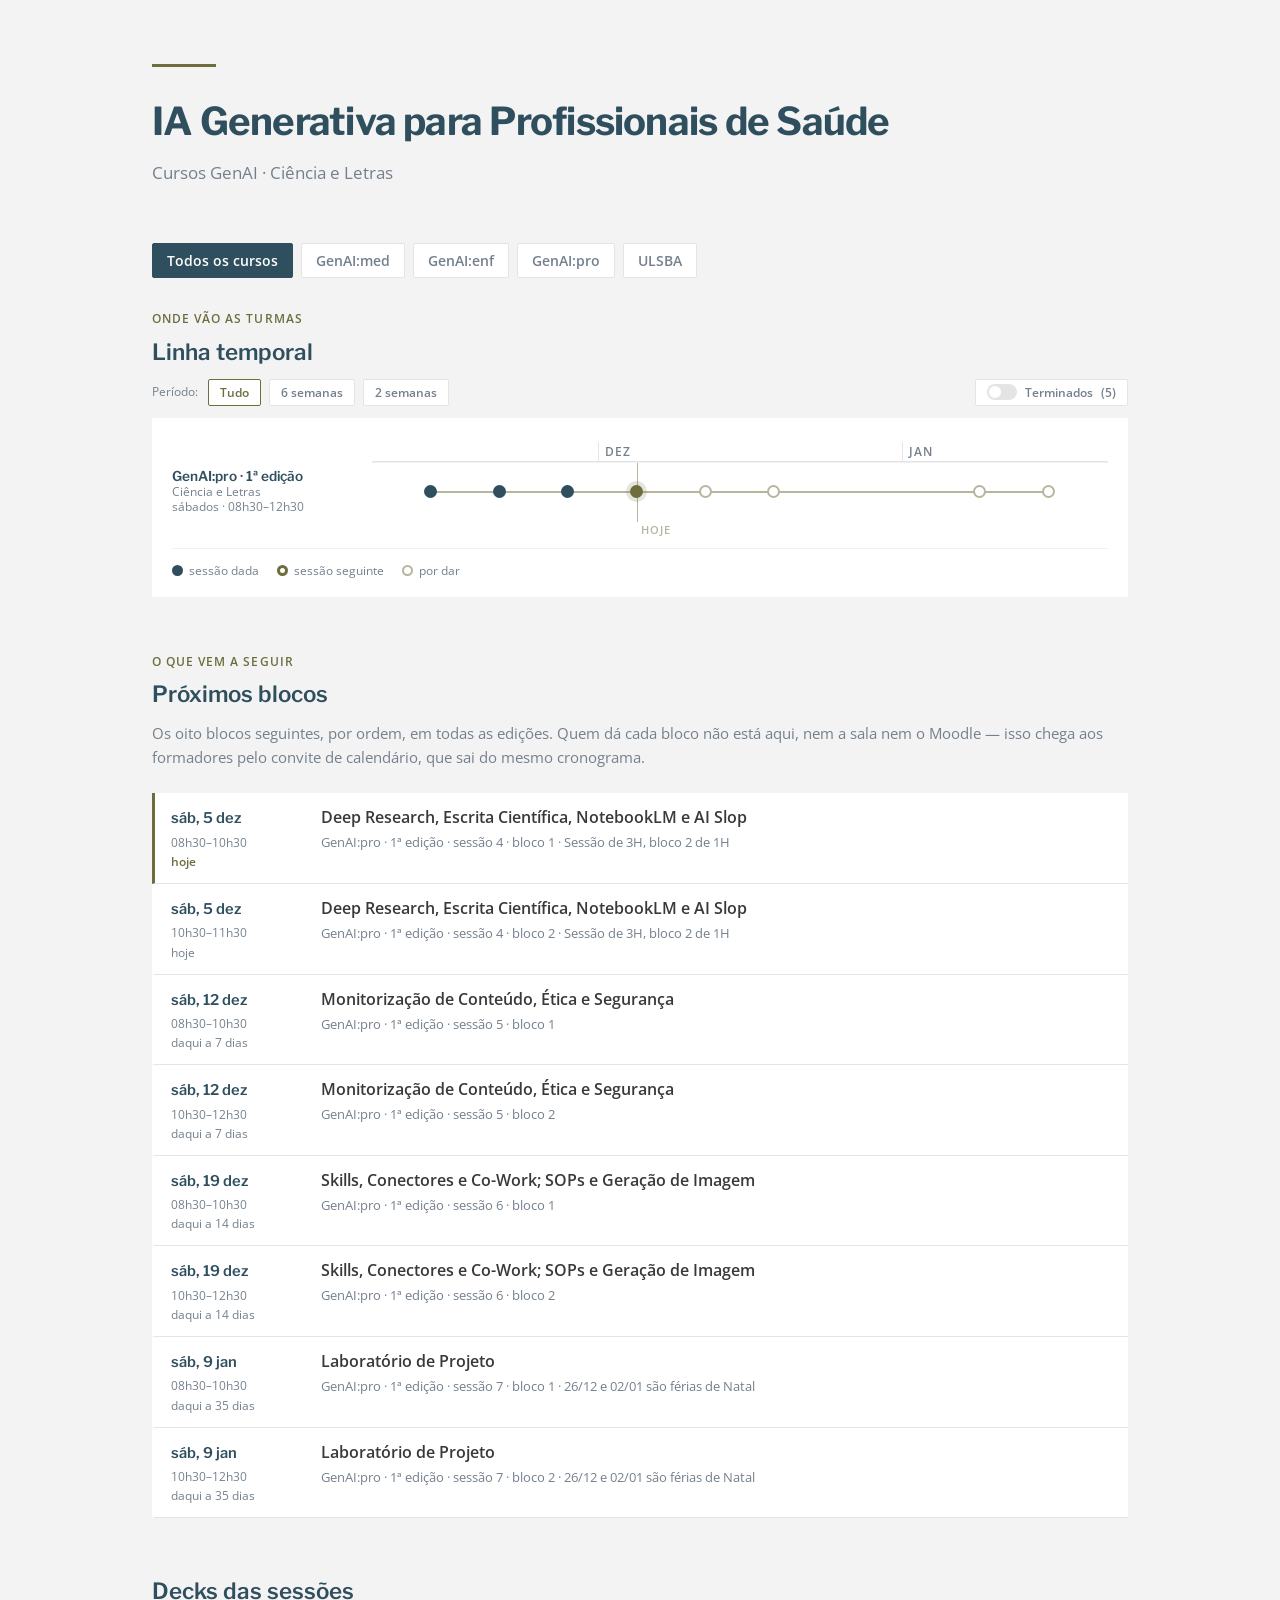
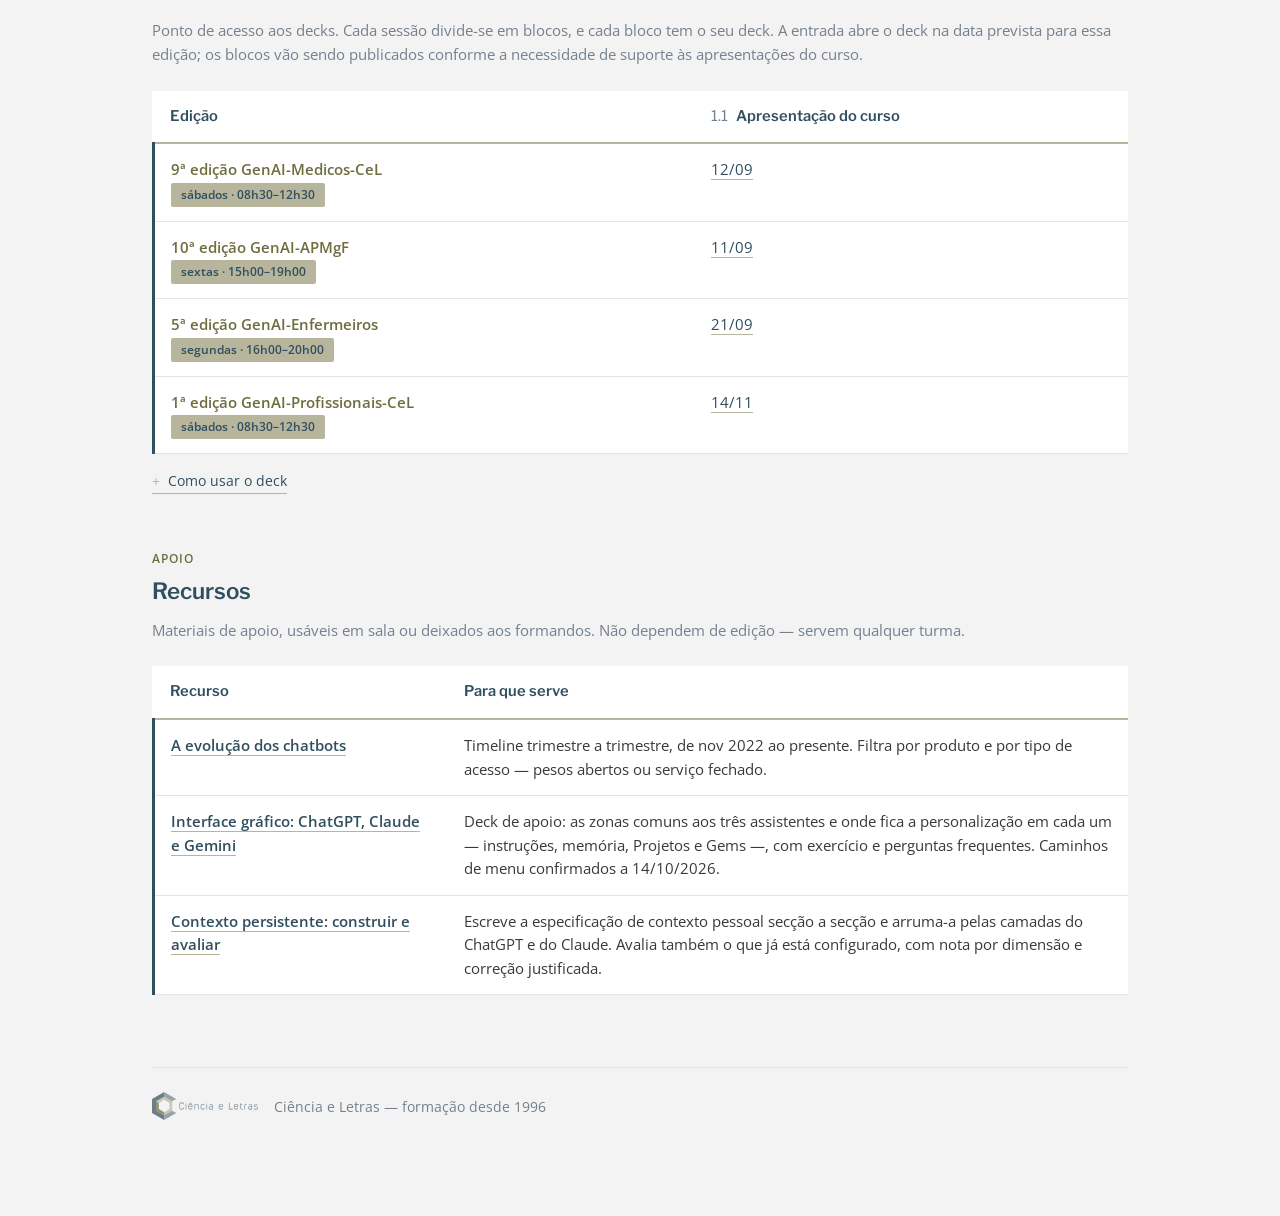
<file: index.html>
<!doctype html>
<html lang="pt">
<head>
<meta charset="utf-8">
<meta name="viewport" content="width=device-width, initial-scale=1">
<title>Cursos GenAI — Ciência e Letras</title>
<link rel="stylesheet" href="shared/landing.css?v=2026-11-14b">
</head>
<body>
<div class="wrap">

<header>
  <div class="accent-line"></div>
  <h1>IA Generativa para Profissionais de Saúde</h1>
  <p class="subtitle">Cursos GenAI · Ciência e Letras</p>
</header>

<div class="filtro" id="filtro" role="group" aria-label="Filtrar por curso"></div>

<span class="label-tag">Onde vão as turmas</span>
<h2>Linha temporal</h2>

<div class="tl-zoom" id="zoom" role="group" aria-label="Período da linha temporal"></div>

<div class="matrix-scroll">
  <div class="tl"><div class="tl-inner" id="timeline"></div></div>
</div>

<span class="label-tag">O que vem a seguir</span>
<h2>Próximos blocos</h2>
<p class="section-note">
  Os oito blocos seguintes, por ordem, em todas as edições. Quem dá cada bloco não está aqui,
  nem a sala nem o Moodle — isso chega aos formadores pelo convite de calendário, que sai do
  mesmo cronograma.
</p>

<ul class="eventos" id="eventos"></ul>

<h2>Decks das sessões</h2>
<p class="section-note">
  Ponto de acesso aos decks. Cada sessão divide-se em blocos, e cada bloco tem o seu deck.
  A entrada abre o deck na data prevista para essa edição; os blocos vão sendo publicados
  conforme a necessidade de suporte às apresentações do curso.
</p>

<div class="matrix-scroll">
<table id="decks">
  <thead>
    <tr>
      <th scope="col">Edição</th>
      <th scope="col"><span class="num">1.1</span>Apresentação do curso</th>
    </tr>
  </thead>
  <tbody>
    <tr data-curso="med">
      <th scope="row" class="current">9ª edição GenAI-Medicos-CeL<br><span class="pill">sábados · 08h30–12h30</span></th>
      <td><a href="aula-1/?ed=med9">12/09</a></td>
    </tr>
    <tr data-curso="med">
      <th scope="row" class="current">10ª edição GenAI-APMgF<br><span class="pill">sextas · 15h00–19h00</span></th>
      <td><a href="aula-1/?ed=apmgf10">11/09</a></td>
    </tr>
    <tr data-curso="enf">
      <th scope="row" class="current">5ª edição GenAI-Enfermeiros<br><span class="pill">segundas · 16h00–20h00</span></th>
      <td><a href="aula-1/?ed=enf5">21/09</a></td>
    </tr>
    <tr data-curso="pro">
      <th scope="row" class="current">1ª edição GenAI-Profissionais-CeL<br><span class="pill">sábados · 08h30–12h30</span></th>
      <td><a href="aula-1/?ed=pro1">14/11</a></td>
    </tr>
  </tbody>
</table>
</div>
<p class="section-note" id="sem-decks" hidden>Sem decks publicados para este curso.</p>

<details class="ajuda-deck">
  <summary>Como usar o deck</summary>
  <p>
    Setas ou espaço para avançar. <strong>S</strong> abre a vista de orador, com as notas da
    sessão e o cronómetro numa segunda janela. <strong>Esc</strong> mostra todos os slides de
    uma vez, para saltar depressa. <strong>F</strong> entra em ecrã inteiro.
  </p>
  <p>
    Abre no browser sem instalar nada. Para dar a sessão sem depender da rede, guardar a página
    completa antes (<em>Ficheiro → Guardar como</em>).
  </p>
</details>

<span class="label-tag">Apoio</span>
<h2>Recursos</h2>
<p class="section-note">
  Materiais de apoio, usáveis em sala ou deixados aos formandos. Não dependem de edição —
  servem qualquer turma.
</p>
<div class="matrix-scroll">
<table>
  <thead>
    <tr><th>Recurso</th><th>Para que serve</th></tr>
  </thead>
  <tbody>
    <tr>
      <th><a href="recursos/timeline-chatbots/">A evolução dos chatbots</a></th>
      <td>Timeline trimestre a trimestre, de nov 2022 ao presente. Filtra por produto e por
          tipo de acesso — pesos abertos ou serviço fechado.</td>
    </tr>
    <tr>
      <th><a href="recursos/interface-grafico/">Interface gráfico: ChatGPT, Claude e Gemini</a></th>
      <td>Deck de apoio: as zonas comuns aos três assistentes e onde fica a personalização em
          cada um — instruções, memória, Projetos e Gems —, com exercício e perguntas
          frequentes. Caminhos de menu confirmados a 14/10/2026.</td>
    </tr>
    <tr>
      <th><a href="recursos/personalizacao/">Contexto persistente: construir e avaliar</a></th>
      <td>Escreve a especificação de contexto pessoal secção a secção e arruma-a pelas camadas
          do ChatGPT e do Claude. Avalia também o que já está configurado, com nota por
          dimensão e correção justificada.</td>
    </tr>
  </tbody>
</table>
</div>

<footer>
  <img src="shared/logo-cel-horizontal.svg" alt="Ciência e Letras">
  <span>Ciência e Letras — formação desde 1996</span>
</footer>

</div>

<!-- ?v= força o browser a ir buscar a versão nova (o Pages serve com max-age=600).
     Mudar a data sempre que o edicoes.js ou o landing.css mudarem. -->
<script src="shared/edicoes.js?v=2026-11-14b"></script>
<script>
(function () {
  'use strict';

  var MESES = ['jan','fev','mar','abr','mai','jun','jul','ago','set','out','nov','dez'];
  var DIAS  = ['dom','seg','ter','qua','qui','sex','sáb'];

  /* Datas tratadas como dias civis, sem fuso: o dia é o que interessa, e comparar
     objetos Date com hora zero evita que a sessão de hoje conte como passada. */
  function dia(iso) { var p = iso.split('-'); return new Date(+p[0], +p[1] - 1, +p[2]); }
  function hoje() { var d = new Date(); return new Date(d.getFullYear(), d.getMonth(), d.getDate()); }
  function curto(d) { return DIAS[d.getDay()] + ', ' + d.getDate() + ' ' + MESES[d.getMonth()]; }
  function ddmm(d) { return String(d.getDate()).padStart(2, '0') + '/' + String(d.getMonth() + 1).padStart(2, '0'); }

  /* "16h00–18h00" -> minutos desde a meia-noite do início do bloco */
  function inicioBloco(h) {
    var m = /^(\d{1,2})h(\d{2})/.exec(h);
    return m ? (+m[1]) * 60 + (+m[2]) : 0;
  }

  function texto(el, t) { el.textContent = t; return el; }
  function cria(tag, cls) { var e = document.createElement(tag); if (cls) e.className = cls; return e; }

  var HOJE = hoje();

  /* ---------------- extremos da escala ---------------- */

  /* `dias` recorta uma janela a partir de três dias antes de hoje; sem `dias`, a escala
     apanha tudo. A janela é sempre virada para a frente — a página serve para ver o que
     vem, não para rever o que passou. */
  /* Edições terminadas (última sessão antes de hoje): escondidas por omissão, para a linha
     temporal mostrar só o que está a decorrer ou por começar. O interruptor junto ao período
     volta a mostrá-las; a escolha fica neste browser. */
  var CHAVE_TERMINADOS = 'cel-tl-terminados';
  var terminados = false;
  try { terminados = localStorage.getItem(CHAVE_TERMINADOS) === '1'; } catch (e) {}

  function terminou(ed) { return dia(ed.sessoes[ed.sessoes.length - 1].data) < HOJE; }

  var JANELAS = [
    { id: 'tudo', rotulo: 'Tudo' },
    { id: '6s', rotulo: '6 semanas', dias: 42 },
    { id: '2s', rotulo: '2 semanas', dias: 14 }
  ];
  var janela = 'tudo';

  var ini, fim, span;

  /* Em "Tudo", a escala vai da primeira à última sessão das edições visíveis: esconder as
     terminadas encolhe-a para o que interessa. */
  function limites(eds) {
    var j = JANELAS.filter(function (x) { return x.id === janela; })[0];
    var todas = [];
    (eds.length ? eds : EDICOES).forEach(function (ed) {
      ed.sessoes.forEach(function (s) { todas.push(dia(s.data)); });
    });
    var PRIMEIRA = new Date(Math.min.apply(null, todas));
    var ULTIMA = new Date(Math.max.apply(null, todas));
    if (!j.dias) {
      ini = new Date(PRIMEIRA); ini.setDate(ini.getDate() - 6);
      fim = new Date(ULTIMA); fim.setDate(fim.getDate() + 6);
    } else {
      ini = new Date(HOJE); ini.setDate(ini.getDate() - 3);
      fim = new Date(HOJE); fim.setDate(fim.getDate() + j.dias);
    }
    span = fim - ini;
  }

  function pct(d) { return ((d - ini) / span * 100).toFixed(3) + '%'; }
  /* O fio da edição pode começar antes da janela e acabar depois dela. */
  function pctPreso(d) {
    return Math.max(0, Math.min(100, (d - ini) / span * 100)).toFixed(3) + '%';
  }

  /* ---------------- linha temporal ---------------- */

  function desenhaTimeline(curso) {
    var doCurso = EDICOES.filter(function (ed) { return curso === 'todos' || ed.curso === curso; });
    var visiveis = doCurso.filter(function (ed) { return terminados || !terminou(ed); });
    var nTerminadas = doCurso.filter(terminou).length;
    var sw = document.getElementById('sw-terminados');
    sw.setAttribute('aria-checked', String(terminados));
    sw.querySelector('.n').textContent = nTerminadas ? ' (' + nTerminadas + ')' : '';
    sw.disabled = !nTerminadas;

    limites(visiveis);
    var alvo = document.getElementById('timeline');
    alvo.innerHTML = '';
    /* Janela curta espalha poucas sessões por muito espaço; a régua passa de meses a semanas
       para que a distância entre pontos continue a querer dizer alguma coisa. */
    var porSemana = span <= 50 * 86400000;

    var escala = cria('div', 'tl-escala');
    var m;
    if (porSemana) {
      m = new Date(ini);
      while (m.getDay() !== 1) m.setDate(m.getDate() + 1);   // começa na segunda seguinte
    } else {
      m = new Date(ini.getFullYear(), ini.getMonth() + 1, 1);
    }
    while (m < fim) {
      var marca = cria('div', 'tl-mes');
      marca.style.left = pct(m);
      texto(marca, porSemana ? m.getDate() + ' ' + MESES[m.getMonth()] : MESES[m.getMonth()]);
      escala.appendChild(marca);
      if (porSemana) m = new Date(+m + 7 * 86400000);
      else m = new Date(m.getFullYear(), m.getMonth() + 1, 1);
    }
    alvo.appendChild(escala);

    var dentro = HOJE >= ini && HOJE <= fim;

    visiveis.forEach(function (ed, idx) {
      var linha = cria('div', 'tl-linha');

      var meta = cria('div', 'tl-meta');
      meta.appendChild(texto(cria('b'), ed.nome));
      meta.appendChild(texto(cria('span'), ed.sub));
      meta.appendChild(texto(cria('span'), ed.horario));
      linha.appendChild(meta);

      var pista = cria('div', 'tl-pista');
      var datas = ed.sessoes.map(function (s) { return dia(s.data); });
      pista.style.setProperty('--ini', pctPreso(datas[0]));
      pista.style.setProperty('--fim', pctPreso(datas[datas.length - 1]));

      var jaMarcou = false;
      var naJanela = 0;
      ed.sessoes.forEach(function (s, i) {
        var d = datas[i];
        /* O estado calcula-se sempre em todas as sessões: a "seguinte" é a seguinte da
           edição, não a primeira que calha estar dentro da janela. */
        var cls = '';
        if (d < HOJE) { cls = 'passou'; }
        else if (+d === +HOJE) { cls = 'hoje'; jaMarcou = true; }
        else if (!jaMarcou) { cls = 'proxima'; jaMarcou = true; }
        if (d < ini || d > fim) return;
        naJanela++;
        var ponto = cria('span', 'tl-sessao' + (cls ? ' ' + cls : ''));
        ponto.style.setProperty('--x', pct(d));
        ponto.title = 'S' + s.n + ' · ' + ddmm(d) + ' · ' + s.blocos[0].tema +
                      (s.nota ? '\n' + s.nota : '');
        pista.appendChild(ponto);
      });

      /* Edição inteiramente fora da janela: em vez de uma faixa vazia e muda, diz porquê. */
      if (!naJanela) {
        var nota = texto(cria('span', 'tl-fora'),
          datas[0] > fim ? 'arranca a ' + ddmm(datas[0])
                         : 'terminou a ' + ddmm(datas[datas.length - 1]));
        pista.appendChild(nota);
      }

      if (dentro) {
        /* A etiqueta vai por baixo da última faixa: em cima colidia com a régua dos meses. */
        var agora = cria('div', 'tl-hoje' + (idx === visiveis.length - 1 ? ' rotulo' : ''));
        agora.style.setProperty('--x', pct(HOJE));
        pista.appendChild(agora);
      }

      linha.appendChild(pista);
      alvo.appendChild(linha);
    });

    if (!visiveis.length) {
      alvo.appendChild(texto(cria('p', 'vazio'), nTerminadas
        ? 'Sem edições a decorrer neste curso. Liga "Terminados" para ver as anteriores.'
        : 'Sem edições a decorrer neste curso.'));
      return;
    }

    var leg = cria('div', 'tl-legenda');
    leg.innerHTML = '<span><i class="passou"></i>sessão dada</span>' +
                    '<span><i class="proxima"></i>sessão seguinte</span>' +
                    '<span><i></i>por dar</span>';
    alvo.appendChild(leg);
  }

  /* ---------------- próximos blocos ---------------- */

  function proximos(curso, quantos) {
    var lista = [];
    EDICOES.forEach(function (ed) {
      if (curso !== 'todos' && ed.curso !== curso) return;
      ed.sessoes.forEach(function (s) {
        var d = dia(s.data);
        if (d < HOJE) return;
        s.blocos.forEach(function (b, i) {
          lista.push({ ed: ed, s: s, b: b, i: i, d: d, min: inicioBloco(b.h) });
        });
      });
    });
    lista.sort(function (a, z) { return (a.d - z.d) || (a.min - z.min); });
    return lista.slice(0, quantos);
  }

  function desenhaEventos(curso) {
    var alvo = document.getElementById('eventos');
    alvo.innerHTML = '';

    var itens = proximos(curso, 8);
    if (!itens.length) {
      alvo.appendChild(texto(cria('li', 'vazio'), 'Não há blocos por dar neste curso.'));
      return;
    }

    itens.forEach(function (it, n) {
      var li = cria('li', n === 0 ? 'seguinte' : '');

      var quando = cria('div', 'ev-quando');
      quando.appendChild(texto(cria('span', 'ev-data'), curto(it.d)));
      quando.appendChild(texto(cria('span', 'ev-hora'), it.b.h));
      var faltam = Math.round((it.d - HOJE) / 86400000);
      quando.appendChild(texto(cria('span', 'ev-daqui'),
        faltam === 0 ? 'hoje' : faltam === 1 ? 'amanhã' : 'daqui a ' + faltam + ' dias'));
      li.appendChild(quando);

      var corpo = cria('div', 'ev-corpo');
      corpo.appendChild(texto(cria('span', 'ev-tema'), it.b.tema));
      var onde = cria('span', 'ev-onde');
      /* Com um só bloco na sessão, numerá-lo engana: tanto pode ser o 1 como o 2,
         e a `nota` da sessão é que diz qual. */
      texto(onde, it.ed.nome + ' · sessão ' + it.s.n +
                  (it.s.blocos.length > 1 ? ' · bloco ' + (it.i + 1) : '') +
                  (it.s.nota ? ' · ' + it.s.nota : ''));
      corpo.appendChild(onde);

      li.appendChild(corpo);
      alvo.appendChild(li);
    });
  }

  /* ---------------- tabela dos decks ---------------- */

  function filtraDecks(curso) {
    var tabela = document.getElementById('decks');
    var visiveis = 0;
    /* Com as edições em linha, filtrar é esconder a linha inteira — já não é
       preciso esconder célula a célula para manter as colunas alinhadas. */
    tabela.querySelectorAll('tbody tr[data-curso]').forEach(function (linha) {
      var mostra = curso === 'todos' || linha.dataset.curso === curso;
      linha.hidden = !mostra;
      if (mostra) visiveis++;
    });
    var vazio = !visiveis;
    tabela.parentElement.hidden = vazio;
    document.getElementById('sem-decks').hidden = !vazio;
  }

  /* ---------------- seletor ---------------- */

  var actual = 'todos';

  function aplica(curso) {
    actual = curso;
    document.querySelectorAll('#filtro button').forEach(function (b) {
      b.setAttribute('aria-pressed', String(b.dataset.curso === curso));
    });
    desenhaTimeline(curso);
    desenhaEventos(curso);
    filtraDecks(curso);
  }

  var filtro = document.getElementById('filtro');
  CURSOS.forEach(function (c) {
    var b = cria('button');
    b.type = 'button';
    b.dataset.curso = c.id;
    texto(b, c.rotulo);
    b.addEventListener('click', function () { aplica(c.id); });
    filtro.appendChild(b);
  });

  var zoom = document.getElementById('zoom');
  zoom.appendChild(texto(cria('span'), 'Período:'));
  JANELAS.forEach(function (j) {
    var b = cria('button');
    b.type = 'button';
    b.dataset.janela = j.id;
    texto(b, j.rotulo);
    b.addEventListener('click', function () {
      janela = j.id;
      zoom.querySelectorAll('button').forEach(function (x) {
        x.setAttribute('aria-pressed', String(x.dataset.janela === janela));
      });
      desenhaTimeline(actual);
    });
    zoom.appendChild(b);
  });
  zoom.querySelector('button[data-janela="tudo"]').setAttribute('aria-pressed', 'true');

  var sw = cria('button', 'tl-switch');
  sw.type = 'button';
  sw.id = 'sw-terminados';
  sw.setAttribute('role', 'switch');
  sw.setAttribute('aria-checked', String(terminados));
  sw.innerHTML = '<span class="trilho" aria-hidden="true"></span>Terminados<span class="n"></span>';
  sw.title = 'Mostrar as edições que já terminaram';
  sw.addEventListener('click', function () {
    terminados = !terminados;
    try { localStorage.setItem(CHAVE_TERMINADOS, terminados ? '1' : '0'); } catch (e) {}
    desenhaTimeline(actual);
  });
  zoom.appendChild(sw);

  aplica('todos');
})();
</script>
</body>
</html>
</file>
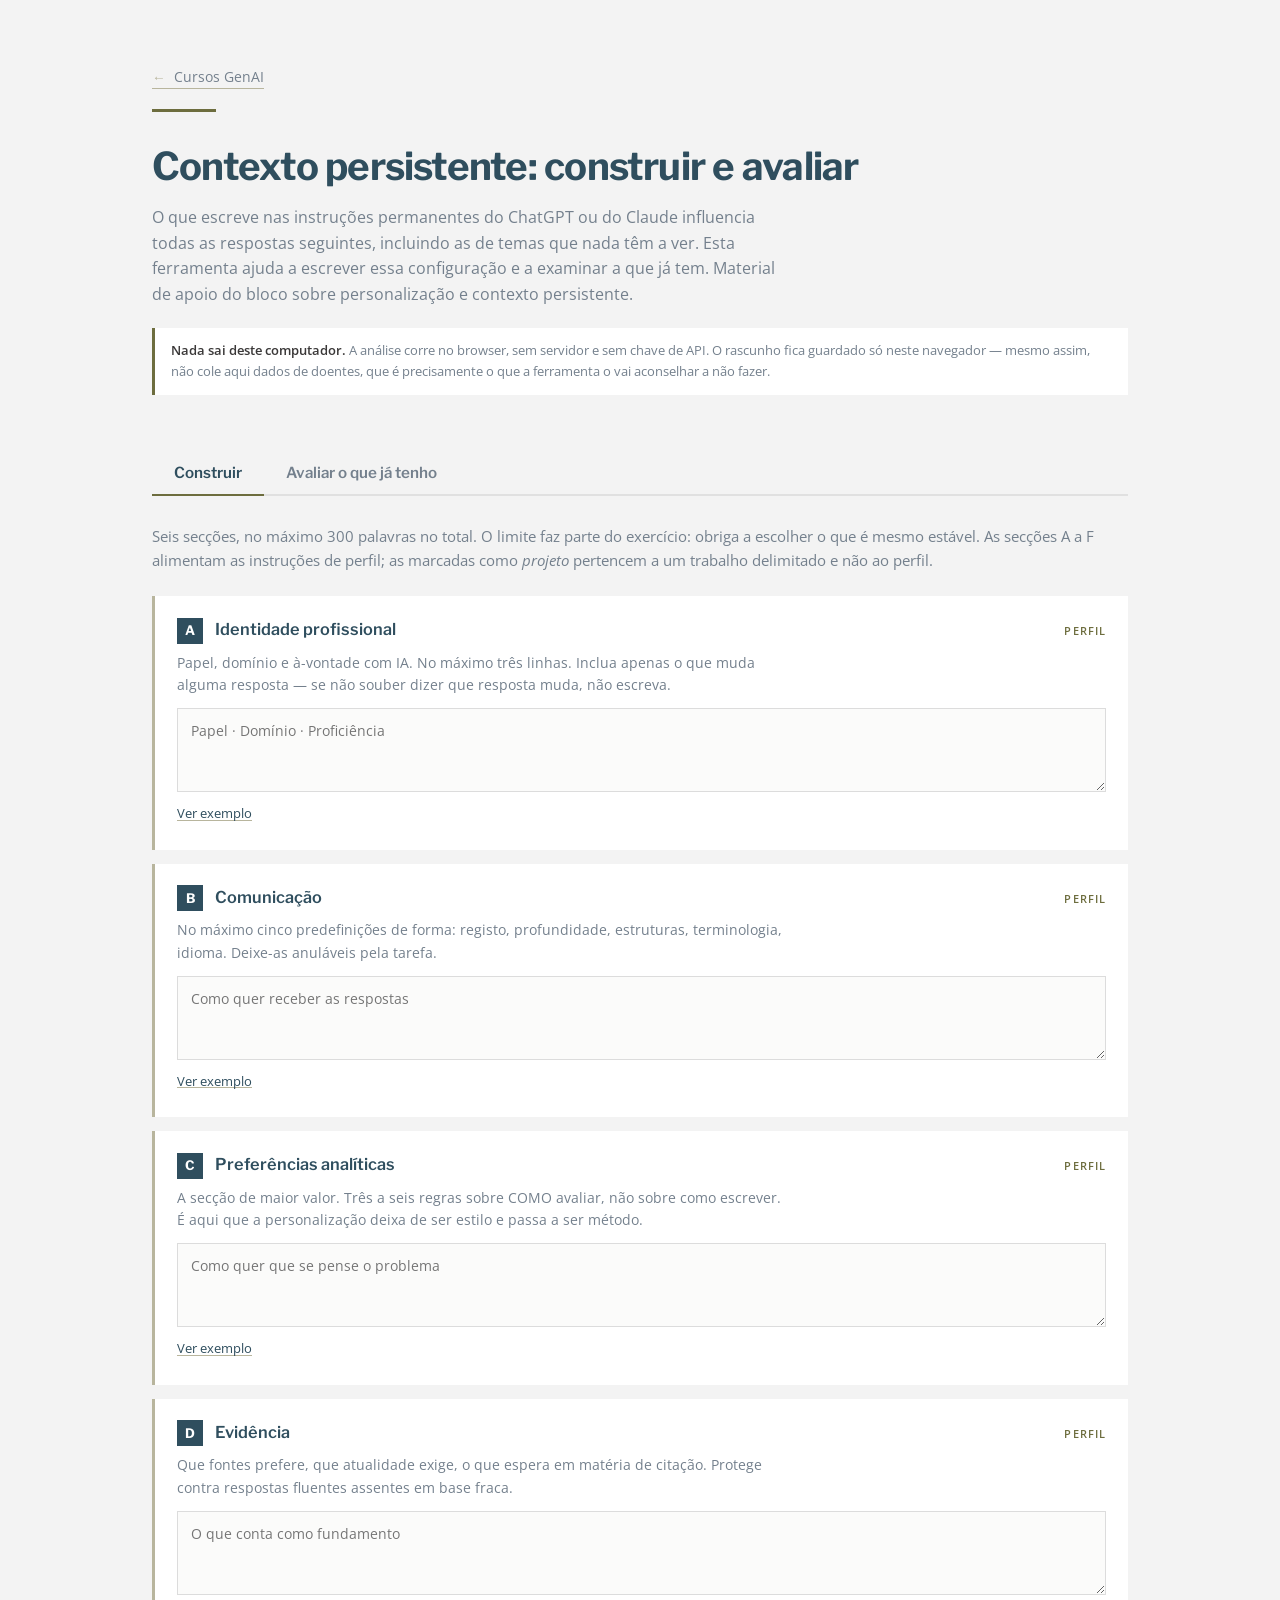
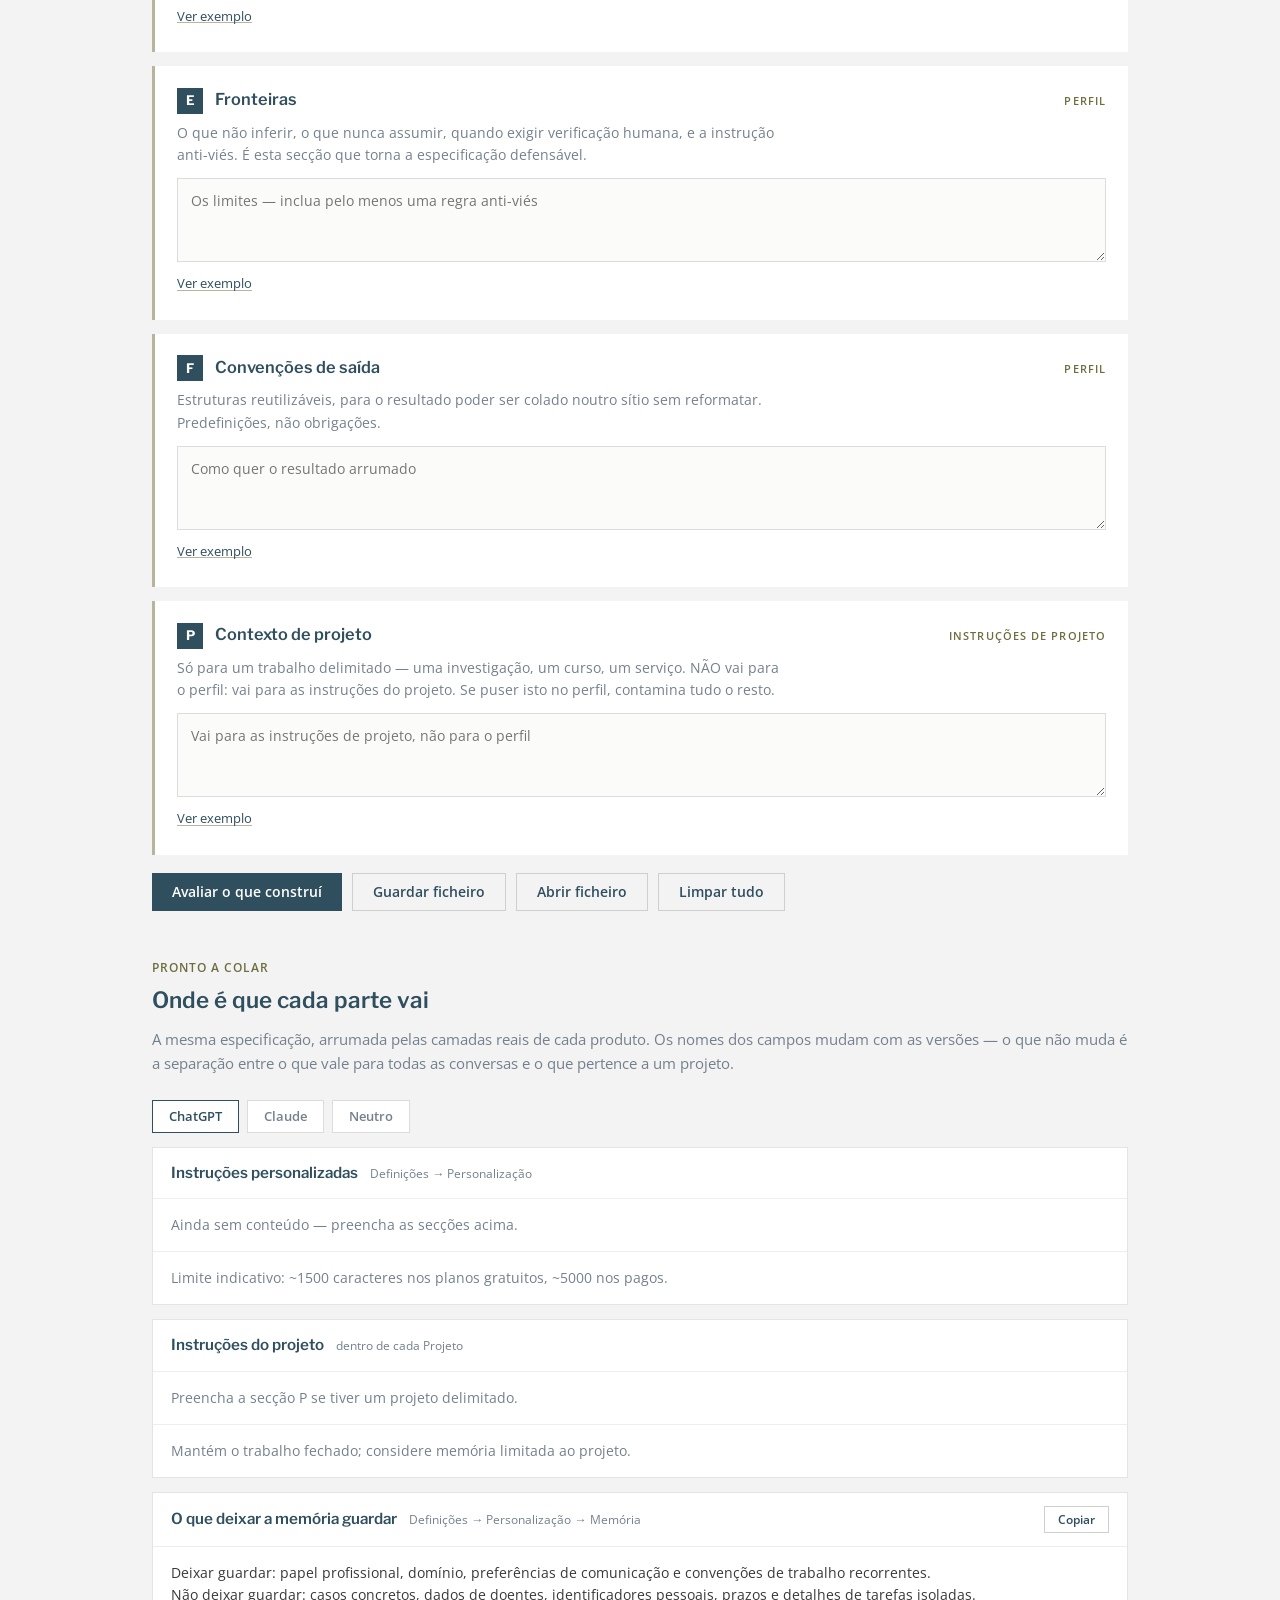
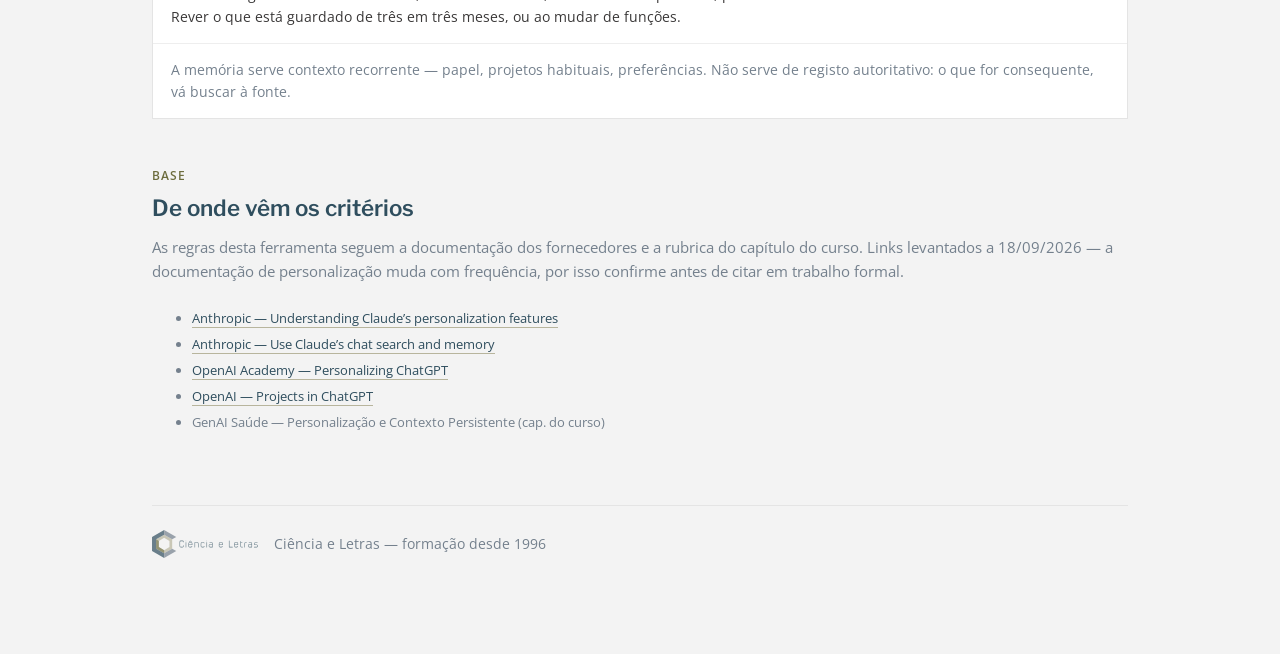
<file: recursos/personalizacao/index.html>
<!doctype html>
<html lang="pt">
<head>
<meta charset="utf-8">
<meta name="viewport" content="width=device-width, initial-scale=1">
<title>Contexto persistente — construir e avaliar — GenAI Saúde</title>
<meta name="description" content="Ferramenta de apoio do curso GenAI da Ciência e Letras: constrói uma especificação de contexto pessoal para ChatGPT ou Claude e avalia o que já tens configurado, com diagnóstico por dimensão. Corre no browser, nada sai do computador.">
<link rel="stylesheet" href="../../shared/landing.css">
<style>
  .lede { color: var(--cel-slate); max-width: 70ch; margin: 0; }

  /* ---- separadores de modo ---- */
  .modos { display: flex; gap: 0; margin: 40px 0 8px; border-bottom: 2px solid #E0E0E0; }
  .modo { font: 600 0.95rem/1 var(--heading-font); padding: 14px 22px; cursor: pointer;
          background: none; border: 0; border-bottom: 2px solid transparent;
          margin-bottom: -2px; color: var(--cel-slate); }
  .modo[aria-selected="true"] { color: var(--cel-primary); border-bottom-color: var(--cel-secondary); }
  .modo:hover { color: var(--cel-text); }
  .painel[hidden] { display: none; }

  /* ---- privacidade ---- */
  .privado { display: flex; gap: 10px; align-items: flex-start; background: var(--cel-white);
             border-left: 3px solid var(--cel-secondary); padding: 12px 16px;
             font-size: .84rem; color: var(--cel-slate); margin: 20px 0 0; }
  .privado strong { color: var(--cel-text); font-weight: 600; }

  /* ---- secções do construtor ---- */
  .sec { background: var(--cel-white); border-left: 3px solid var(--cel-light);
         padding: 20px 22px; margin-bottom: 14px; }
  .sec.preenchida { border-left-color: var(--cel-primary); }
  .sec-cab { display: flex; align-items: baseline; gap: 12px; flex-wrap: wrap; }
  .sec-letra { font: 700 .82rem/1 var(--heading-font); color: var(--cel-white);
               background: var(--cel-primary); width: 26px; height: 26px; flex: 0 0 26px;
               display: inline-flex; align-items: center; justify-content: center; }
  .sec h3 { font-family: var(--heading-font); font-weight: 600; font-size: 1.02rem;
            color: var(--cel-primary); margin: 0; }
  .sec-camada { font-size: .68rem; text-transform: uppercase; letter-spacing: .1em;
                font-weight: 600; color: var(--cel-secondary); margin-left: auto; }
  .sec-ajuda { font-size: .87rem; color: var(--cel-slate); margin: 8px 0 12px; max-width: 76ch; }
  .sec textarea { width: 100%; min-height: 84px; font: 400 .9rem/1.55 var(--body-font);
                  color: var(--cel-text); background: #FBFBFA; border: 1px solid #DCDCDC;
                  padding: 11px 13px; resize: vertical; }
  .sec textarea:focus { outline: 2px solid var(--cel-light); outline-offset: -2px; }
  .sec-pe { display: flex; justify-content: space-between; align-items: center;
            gap: 14px; margin-top: 7px; flex-wrap: wrap; }
  .exemplo-btn { background: none; border: 0; padding: 0; cursor: pointer;
                 font: 400 .8rem/1 var(--body-font); color: var(--cel-primary);
                 border-bottom: 1px solid var(--cel-light); }
  .exemplo { background: #F7F7F4; border-left: 2px solid var(--cel-light);
             padding: 11px 14px; margin-top: 10px; font-size: .84rem;
             color: var(--cel-text); white-space: pre-wrap; line-height: 1.5; }
  .exemplo[hidden] { display: none; }
  .conta { font-size: .76rem; color: var(--cel-slate); font-variant-numeric: tabular-nums; }

  /* ---- avisos por linha ---- */
  .avisos { list-style: none; margin: 9px 0 0; padding: 0; }
  .avisos li { font-size: .81rem; line-height: 1.45; color: var(--cel-text);
               padding: 5px 0 5px 12px; border-left: 2px solid var(--g-nota); }
  .avisos li.g-critico { border-left-color: var(--g-critico); }
  .avisos li.g-aviso  { border-left-color: var(--g-aviso); }
  .avisos li b { font-weight: 600; }

  /* ---- gravidade: azeitona escurecida, nunca vermelho (ver DESIGN.md) ---- */
  :root { --g-critico: #5A5A2E; --g-aviso: #8A8A5A; --g-nota: #B8B59D; }

  /* ---- painel de pontuação ---- */
  .placar { background: var(--cel-primary); color: var(--cel-white);
            padding: 22px 24px; margin: 0 0 18px; }
  .placar-topo { display: flex; align-items: baseline; gap: 16px; flex-wrap: wrap; }
  .placar .num { font: 700 2.6rem/1 var(--heading-font); font-variant-numeric: tabular-nums; }
  .placar .max { font-size: 1rem; opacity: .65; }
  .placar .grau { font: 600 1.1rem/1 var(--heading-font); margin-left: auto;
                  border: 1px solid rgba(255,255,255,.45); padding: 7px 14px; }
  .placar .nota { font-size: .88rem; opacity: .85; margin: 12px 0 0; max-width: 72ch; }
  .placar .travao { font-size: .84rem; margin: 12px 0 0; padding: 10px 13px;
                    background: rgba(255,255,255,.10);
                    border-left: 2px solid var(--cel-light); max-width: 72ch; }

  .dims { display: grid; grid-template-columns: repeat(auto-fill, minmax(250px, 1fr));
          gap: 10px 22px; margin: 0 0 26px; }
  .dim { display: grid; grid-template-columns: 1fr auto; gap: 4px 10px; align-items: center;
         padding: 7px 0; border-bottom: 1px solid #E8E8E8; }
  .dim .n { font-size: .87rem; font-weight: 600; color: var(--cel-text); }
  .dim .v { font-size: .8rem; color: var(--cel-slate); font-variant-numeric: tabular-nums; }
  .dim .barra { grid-column: 1 / -1; height: 4px; background: #E4E4E4; }
  .dim .barra i { display: block; height: 4px; background: var(--cel-primary); }
  .dim.d0 .barra i { background: var(--g-critico); }
  .dim.d1 .barra i { background: var(--g-aviso); }
  .dim .q { grid-column: 1 / -1; font-size: .76rem; color: var(--cel-slate); }

  /* ---- achados ---- */
  .achado { background: var(--cel-white); border-left: 3px solid var(--g-nota);
            padding: 16px 20px; margin-bottom: 12px; }
  .achado.g-critico { border-left-color: var(--g-critico); }
  .achado.g-aviso { border-left-color: var(--g-aviso); }
  .achado-cab { display: flex; gap: 12px; align-items: baseline; flex-wrap: wrap; }
  .sev { font-size: .66rem; text-transform: uppercase; letter-spacing: .1em; font-weight: 700;
         color: var(--cel-white); background: var(--g-nota); padding: 3px 8px; }
  .g-critico .sev { background: var(--g-critico); }
  .g-aviso .sev { background: var(--g-aviso); }
  .achado h4 { font-family: var(--heading-font); font-weight: 600; font-size: .98rem;
               margin: 0; color: var(--cel-text); }
  .achado .onde { font-size: .72rem; color: var(--cel-slate); margin-left: auto; }
  .excerto { font-family: var(--body-font); font-size: .86rem; background: #F7F7F4;
             border-left: 2px solid var(--cel-light); padding: 9px 13px; margin: 11px 0 0;
             color: var(--cel-text); white-space: pre-wrap; }
  .achado dl { margin: 12px 0 0; display: grid; grid-template-columns: auto 1fr;
               gap: 6px 14px; align-items: baseline; }
  .achado dt { font-size: .68rem; text-transform: uppercase; letter-spacing: .09em;
               font-weight: 700; color: var(--cel-secondary); }
  .achado dd { margin: 0; font-size: .87rem; line-height: 1.55; color: var(--cel-text); }
  .achado .fonte { margin: 11px 0 0; font-size: .77rem; color: var(--cel-slate); }
  .achado .fonte a { color: var(--cel-primary); }

  /* ---- controlos ---- */
  .controlos { display: flex; gap: 22px; flex-wrap: wrap; align-items: flex-end;
               margin: 0 0 16px; }
  .campo { display: flex; flex-direction: column; gap: 5px; }
  .campo label { font-size: .7rem; text-transform: uppercase; letter-spacing: .09em;
                 font-weight: 600; color: var(--cel-secondary); }
  .campo select { font: 400 .88rem/1 var(--body-font); padding: 8px 10px;
                  border: 1px solid #DCDCDC; background: var(--cel-white); color: var(--cel-text); }
  .botao { font: 600 .88rem/1 var(--body-font); padding: 11px 20px; cursor: pointer;
           background: var(--cel-primary); color: var(--cel-white); border: 0; }
  .botao:hover { background: #26404E; }
  .botao.sec2 { background: none; color: var(--cel-primary); border: 1px solid #CFCFCF; }
  .botao.sec2:hover { background: #EDEDEA; }
  .acoes { display: flex; gap: 10px; flex-wrap: wrap; margin: 18px 0 0; }

  #avaliar-texto { width: 100%; min-height: 220px; font: 400 .92rem/1.6 var(--body-font);
                   color: var(--cel-text); background: var(--cel-white);
                   border: 1px solid #DCDCDC; padding: 14px 16px; resize: vertical; }

  /* ---- saída por fornecedor ---- */
  .abas { display: flex; gap: 8px; flex-wrap: wrap; margin: 0 0 14px; }
  .aba { font: 600 .82rem/1 var(--body-font); padding: 9px 16px; cursor: pointer;
         background: var(--cel-white); border: 1px solid #DCDCDC; color: var(--cel-slate); }
  .aba[aria-selected="true"] { color: var(--cel-primary); border-color: var(--cel-primary); }
  .bloco { background: var(--cel-white); border: 1px solid #E4E4E4; margin-bottom: 14px; }
  .bloco-cab { display: flex; gap: 12px; align-items: baseline; flex-wrap: wrap;
               padding: 13px 18px; border-bottom: 1px solid #EEE; }
  .bloco-cab h4 { font-family: var(--heading-font); font-weight: 600; font-size: .95rem;
                  margin: 0; color: var(--cel-primary); }
  .bloco-cab .onde2 { font-size: .77rem; color: var(--cel-slate); }
  .bloco-cab .copiar { margin-left: auto; }
  .bloco pre { margin: 0; padding: 15px 18px; font: 400 .85rem/1.6 var(--body-font);
               white-space: pre-wrap; color: var(--cel-text); max-height: 340px; overflow: auto; }
  .bloco .vazio2 { padding: 15px 18px; font-size: .86rem; color: var(--cel-slate); }
  .copiar { font: 600 .74rem/1 var(--body-font); padding: 7px 13px; cursor: pointer;
            background: none; border: 1px solid #CFCFCF; color: var(--cel-primary); }
  .copiar:hover { background: #EDEDEA; }

  .vazio { color: var(--cel-slate); font-size: .92rem; padding: 26px 0; }
  .fontes { font-size: .82rem; color: var(--cel-slate); }
  .fontes li { margin-bottom: 5px; }
  .fontes a { color: var(--cel-primary); }

  @media (max-width: 620px) {
    .modo { padding: 12px 14px; font-size: .88rem; }
    .placar .grau { margin-left: 0; }
  }
</style>
</head>
<body>
<div class="wrap">

<a class="voltar" href="../../"><span class="seta" aria-hidden="true">&#8592;</span>Cursos GenAI</a>

<header>
  <div class="accent-line"></div>
  <h1>Contexto persistente: construir e avaliar</h1>
  <p class="lede">
    O que escreve nas instruções permanentes do ChatGPT ou do Claude influencia todas as
    respostas seguintes, incluindo as de temas que nada têm a ver. Esta ferramenta ajuda a
    escrever essa configuração e a examinar a que já tem. Material de apoio do bloco sobre
    personalização e contexto persistente.
  </p>
  <div class="privado">
    <div>
      <strong>Nada sai deste computador.</strong> A análise corre no browser, sem servidor e
      sem chave de API. O rascunho fica guardado só neste navegador — mesmo assim, não cole
      aqui dados de doentes, que é precisamente o que a ferramenta o vai aconselhar a não fazer.
    </div>
  </div>
</header>

<div class="modos" role="tablist" aria-label="Modo">
  <button class="modo" id="tab-construir" role="tab" aria-selected="true"
          aria-controls="p-construir">Construir</button>
  <button class="modo" id="tab-avaliar" role="tab" aria-selected="false"
          aria-controls="p-avaliar">Avaliar o que já tenho</button>
</div>

<!-- ══════════════════════ CONSTRUIR ══════════════════════ -->
<section class="painel" id="p-construir" role="tabpanel" aria-labelledby="tab-construir">

  <p class="section-note" style="margin-top:28px">
    Seis secções, no máximo 300 palavras no total. O limite faz parte do exercício: obriga a
    escolher o que é mesmo estável. As secções A a F alimentam as instruções de perfil; as
    marcadas como <em>projeto</em> pertencem a um trabalho delimitado e não ao perfil.
  </p>

  <div id="secoes"></div>

  <div class="acoes">
    <button class="botao" id="btn-avaliar-construido">Avaliar o que construí</button>
    <button class="botao sec2" id="btn-exportar">Guardar ficheiro</button>
    <button class="botao sec2" id="btn-importar">Abrir ficheiro</button>
    <button class="botao sec2" id="btn-limpar">Limpar tudo</button>
    <input type="file" id="ficheiro" accept="application/json" hidden>
  </div>

  <span class="label-tag" style="margin-top:48px">Pronto a colar</span>
  <h2>Onde é que cada parte vai</h2>
  <p class="section-note">
    A mesma especificação, arrumada pelas camadas reais de cada produto. Os nomes dos campos
    mudam com as versões — o que não muda é a separação entre o que vale para todas as
    conversas e o que pertence a um projeto.
  </p>
  <div class="abas" role="tablist" aria-label="Fornecedor">
    <button class="aba" role="tab" aria-selected="true" data-forn="chatgpt">ChatGPT</button>
    <button class="aba" role="tab" aria-selected="false" data-forn="claude">Claude</button>
    <button class="aba" role="tab" aria-selected="false" data-forn="neutro">Neutro</button>
  </div>
  <div id="saida"></div>
</section>

<!-- ══════════════════════ AVALIAR ══════════════════════ -->
<section class="painel" id="p-avaliar" role="tabpanel" aria-labelledby="tab-avaliar" hidden>

  <p class="section-note" style="margin-top:28px">
    Cole aqui o que já tem configurado — instruções personalizadas, instruções de perfil,
    instruções de projeto — e veja o que a análise levanta. Se ainda não tem nada, abra as
    definições de personalização do produto que usa e copie de lá.
  </p>

  <div class="controlos">
    <div class="campo">
      <label for="camada">Onde está este texto</label>
      <select id="camada">
        <option value="global">Perfil — vale para todas as conversas</option>
        <option value="projeto">Projeto — vale só dentro de um trabalho</option>
      </select>
    </div>
    <div class="campo">
      <label for="plano">Orçamento de caracteres</label>
      <select id="plano">
        <option value="5000">Plano pago (~5000)</option>
        <option value="1500">Plano gratuito (~1500)</option>
      </select>
    </div>
    <button class="botao" id="btn-analisar">Analisar</button>
  </div>

  <textarea id="avaliar-texto" spellcheck="true"
    placeholder="Cole aqui o texto das suas instruções permanentes…"></textarea>
  <p class="conta" id="conta-avaliar" style="margin-top:7px"></p>

  <div id="resultado"></div>
</section>

<!-- ══════════════════════ CAMADA 2 ══════════════════════ -->
<section id="camada2" hidden>
  <span class="label-tag" style="margin-top:48px">Camada 2</span>
  <h2>Segunda opinião, no seu próprio assistente</h2>
  <p class="section-note">
    A análise acima reconhece padrões; não lê sentido. Há problemas que só se apanham a ler —
    uma preferência disfarçada de método, uma regra que parece neutra e não é. Copie este
    prompt para o ChatGPT ou para o Claude que usa e compare o que ele diz com o que a
    ferramenta disse. Onde discordarem, vale a pena perceber porquê.
  </p>
  <div class="bloco">
    <div class="bloco-cab">
      <h4>Prompt de auditoria</h4>
      <span class="onde2">cole numa conversa nova, sem projeto</span>
      <button class="copiar" data-copiar="#prompt-auditoria">Copiar</button>
    </div>
    <pre id="prompt-auditoria"></pre>
  </div>
</section>

<span class="label-tag" style="margin-top:48px">Base</span>
<h2>De onde vêm os critérios</h2>
<p class="section-note">
  As regras desta ferramenta seguem a documentação dos fornecedores e a rubrica do capítulo do
  curso. Links levantados a 18/09/2026 — a documentação de personalização muda com frequência,
  por isso confirme antes de citar em trabalho formal.
</p>
<ul class="fontes" id="lista-fontes"></ul>

<footer>
  <img src="../../shared/logo-cel-horizontal.svg" alt="Ciência e Letras">
  <span>Ciência e Letras — formação desde 1996</span>
</footer>

</div>

<script src="motor.js"></script>
<script>
(function () {
  'use strict';

  var M = window.MotorPersonalizacao;
  var CHAVE = 'cel-personalizacao-v1';

  function $(s, r) { return (r || document).querySelector(s); }
  function $$(s, r) { return Array.prototype.slice.call((r || document).querySelectorAll(s)); }
  function cria(tag, cls) { var e = document.createElement(tag); if (cls) e.className = cls; return e; }
  function txt(el, t) { el.textContent = t; return el; }

  /* ─────────────────────────────────────────────────────────
     As seis secções da especificação. `camada` diz onde o
     conteúdo pertence — é isso que alimenta a saída por fornecedor.
     ───────────────────────────────────────────────────────── */
  var SECOES = [
    { id: 'a', letra: 'A', titulo: 'Identidade profissional', camada: 'perfil',
      ajuda: 'Papel, domínio e à-vontade com IA. No máximo três linhas. Inclua apenas o que '
           + 'muda alguma resposta — se não souber dizer que resposta muda, não escreva.',
      dica: 'Papel · Domínio · Proficiência',
      exemplo: 'Papel: enfermeiro especialista em cuidados intensivos.\n'
             + 'Domínio: cuidados críticos e segurança do doente.\n'
             + 'Proficiência em IA: utilizador intermédio.\n'
             + 'Assume literacia clínica; não expliques terminologia corrente.' },
    { id: 'b', letra: 'B', titulo: 'Comunicação', camada: 'perfil',
      ajuda: 'No máximo cinco predefinições de forma: registo, profundidade, estruturas, '
           + 'terminologia, idioma. Deixe-as anuláveis pela tarefa.',
      dica: 'Como quer receber as respostas',
      exemplo: 'Usa português europeu.\n'
             + 'Responde diretamente a perguntas simples; em decisões complexas expõe '
             + 'pressupostos, incerteza e alternativas.\n'
             + 'Prefere tabela quando comparares mais de duas opções.\n'
             + 'Define terminologia especializada na primeira ocorrência.' },
    { id: 'c', letra: 'C', titulo: 'Preferências analíticas', camada: 'perfil',
      ajuda: 'A secção de maior valor. Três a seis regras sobre COMO avaliar, não sobre como '
           + 'escrever. É aqui que a personalização deixa de ser estilo e passa a ser método.',
      dica: 'Como quer que se pense o problema',
      exemplo: 'Separa evidência, inferência e recomendação.\n'
             + 'Ao avaliar uma intervenção, considera evidência, exequibilidade, impacto no '
             + 'fluxo de trabalho, segurança, governação e recursos.\n'
             + 'Traz à superfície os pressupostos que sustentam a conclusão.\n'
             + 'Quando a evidência for incerta, di-lo em vez de suavizar.' },
    { id: 'd', letra: 'D', titulo: 'Evidência', camada: 'perfil',
      ajuda: 'Que fontes prefere, que atualidade exige, o que espera em matéria de citação. '
           + 'Protege contra respostas fluentes assentes em base fraca.',
      dica: 'O que conta como fundamento',
      exemplo: 'Para questões técnicas ou científicas, prefere fontes primárias e autoritativas.\n'
             + 'Distingue documentação de fornecedor de investigação independente.\n'
             + 'Inclui datas de publicação quando a atualidade importar.\n'
             + 'Sinaliza quando a evidência for fraca ou contraditória.' },
    { id: 'e', letra: 'E', titulo: 'Fronteiras', camada: 'perfil',
      ajuda: 'O que não inferir, o que nunca assumir, quando exigir verificação humana, e a '
           + 'instrução anti-viés. É esta secção que torna a especificação defensável.',
      dica: 'Os limites — inclua pelo menos uma regra anti-viés',
      exemplo: 'Não infiras factos sobre doentes que não estejam presentes.\n'
             + 'Não apresentes conteúdo gerado como evidência clínica verificada.\n'
             + 'Identifica quando é necessária verificação profissional.\n'
             + 'Não trates a minha preferência declarada como evidência de que é a melhor '
             + 'opção; em decisões consequentes identifica pelo menos uma interpretação '
             + 'alternativa credível.\n'
             + 'Não apliques o contexto profissional quando for irrelevante para a tarefa.' },
    { id: 'f', letra: 'F', titulo: 'Convenções de saída', camada: 'perfil',
      ajuda: 'Estruturas reutilizáveis, para o resultado poder ser colado noutro sítio sem '
           + 'reformatar. Predefinições, não obrigações.',
      dica: 'Como quer o resultado arrumado',
      exemplo: 'Começa análises complexas pela conclusão.\n'
             + 'Para decisões, usa: conclusão | evidência | riscos | alternativas | próxima ação.\n'
             + 'Evita repetição desnecessária.' },
    { id: 'p', letra: 'P', titulo: 'Contexto de projeto', camada: 'projeto',
      ajuda: 'Só para um trabalho delimitado — uma investigação, um curso, um serviço. NÃO '
           + 'vai para o perfil: vai para as instruções do projeto. Se puser isto no perfil, '
           + 'contamina tudo o resto.',
      dica: 'Vai para as instruções de projeto, não para o perfil',
      exemplo: 'Audiência: profissionais de saúde em formação.\n'
             + 'Abordagem: conceito → demonstração → prática → debrief.\n'
             + 'Terminologia: usar «engenharia de contexto» de forma consistente.\n'
             + 'Convenção de entrega: materiais versionados com data.' }
  ];

  var estado = {};
  SECOES.forEach(function (s) { estado[s.id] = ''; });

  /* ─────────────────────────────────────────────────────────
     Persistência local. Um try/catch porque o armazenamento pode
     estar bloqueado (janela privada, definições do browser) e isso
     não pode partir a página.
     ───────────────────────────────────────────────────────── */
  function guarda() {
    try { localStorage.setItem(CHAVE, JSON.stringify(estado)); } catch (e) {}
  }
  function carrega() {
    try {
      var b = localStorage.getItem(CHAVE);
      if (!b) return;
      var o = JSON.parse(b);
      SECOES.forEach(function (s) {
        if (typeof o[s.id] === 'string') estado[s.id] = o[s.id];
      });
    } catch (e) {}
  }

  /* Texto do perfil = todas as secções menos a de projeto. */
  function textoPerfil() {
    return SECOES.filter(function (s) { return s.camada === 'perfil'; })
      .map(function (s) { return estado[s.id].trim(); })
      .filter(Boolean).join('\n');
  }
  function textoProjeto() { return estado.p.trim(); }

  function contaPalavras(t) {
    var m = t.trim().match(/\S+/g);
    return m ? m.length : 0;
  }

  /* ─────────────────────────────────────────────────────────
     Construtor
     ───────────────────────────────────────────────────────── */
  function montaSecoes() {
    var alvo = $('#secoes');
    SECOES.forEach(function (s) {
      var sec = cria('div', 'sec');
      sec.id = 'sec-' + s.id;

      var cab = cria('div', 'sec-cab');
      cab.appendChild(txt(cria('span', 'sec-letra'), s.letra));
      var h = cria('h3'); h.id = 'h-' + s.id; txt(h, s.titulo); cab.appendChild(h);
      cab.appendChild(txt(cria('span', 'sec-camada'),
        s.camada === 'projeto' ? 'instruções de projeto' : 'perfil'));
      sec.appendChild(cab);

      sec.appendChild(txt(cria('p', 'sec-ajuda'), s.ajuda));

      var ta = cria('textarea');
      ta.id = 'ta-' + s.id;
      ta.setAttribute('aria-labelledby', 'h-' + s.id);
      ta.placeholder = s.dica;
      ta.value = estado[s.id];
      ta.addEventListener('input', function () {
        estado[s.id] = ta.value;
        guarda();
        atualiza();
      });
      sec.appendChild(ta);

      var pe = cria('div', 'sec-pe');
      var btn = cria('button', 'exemplo-btn');
      txt(btn, 'Ver exemplo');
      var ex = cria('div', 'exemplo');
      ex.hidden = true;
      txt(ex, s.exemplo);
      btn.addEventListener('click', function () {
        ex.hidden = !ex.hidden;
        txt(btn, ex.hidden ? 'Ver exemplo' : 'Esconder exemplo');
      });
      pe.appendChild(btn);
      pe.appendChild(txt(cria('span', 'conta'), ''));
      sec.appendChild(pe);
      sec.appendChild(ex);

      var ul = cria('ul', 'avisos');
      ul.id = 'av-' + s.id;
      sec.appendChild(ul);

      alvo.appendChild(sec);
    });
  }

  /* Avisos por secção: corre o motor só sobre aquela secção, para o
     formando ver o problema onde ele está, e não numa lista ao fundo. */
  function avisosDaSeccao(s) {
    var ul = $('#av-' + s.id);
    ul.innerHTML = '';
    var t = estado[s.id].trim();
    $('#sec-' + s.id).classList.toggle('preenchida', !!t);
    $('.conta', $('#sec-' + s.id)).textContent =
      t ? contaPalavras(t) + (contaPalavras(t) === 1 ? ' palavra' : ' palavras') : '';
    if (!t) return;
    var r = M.analisa(t, { camada: s.camada === 'projeto' ? 'projeto' : 'global' });
    /* Numa secção isolada não faz sentido exigir regra anti-viés nem
       condicionalidade — isso avalia-se no conjunto, não na parte. */
    var ignorar = { 'Sem nenhuma instrução anti-viés': 1, 'Nenhuma regra condicional': 1,
                    'Nenhuma instrução de comportamento': 1 };
    r.achados.filter(function (a) { return !ignorar[a.titulo]; })
      .slice(0, 4).forEach(function (a) {
        var li = cria('li', 'g-' + a.gravidade);
        var b = cria('b'); txt(b, a.titulo + ' — ');
        li.appendChild(b);
        li.appendChild(document.createTextNode(a.correcao));
        ul.appendChild(li);
      });
  }

  function atualiza() {
    SECOES.forEach(avisosDaSeccao);
    montaSaida();
  }

  /* ─────────────────────────────────────────────────────────
     Saída por fornecedor. O mapeamento reflete as camadas que a
     documentação de cada produto descreve. Os nomes dos campos
     mudam; a arrumação é que não.
     ───────────────────────────────────────────────────────── */
  var MAPA = {
    chatgpt: [
      { nome: 'Instruções personalizadas', onde: 'Definições → Personalização',
        fonte: 'perfil',
        nota: 'Limite indicativo: ~1500 caracteres nos planos gratuitos, ~5000 nos pagos.' },
      { nome: 'Instruções do projeto', onde: 'dentro de cada Projeto', fonte: 'projeto',
        nota: 'Mantém o trabalho fechado; considere memória limitada ao projeto.' },
      { nome: 'O que deixar a memória guardar', onde: 'Definições → Personalização → Memória',
        fonte: 'memoria',
        nota: 'A memória serve contexto recorrente — papel, projetos habituais, preferências. '
            + 'Não serve de registo autoritativo: o que for consequente, vá buscar à fonte.' }
    ],
    claude: [
      { nome: 'Instruções para o Claude', onde: 'Definições → perfil', fonte: 'perfil',
        nota: 'Aplicam-se a todas as conversas da conta.' },
      { nome: 'Instruções de projeto', onde: 'dentro de cada Projeto', fonte: 'projeto',
        nota: 'Só valem dentro do projeto, e cada projeto tem espaço de memória próprio.' },
      { nome: 'Estilo / Skill de comunicação', onde: 'seletor de estilo na conversa',
        fonte: 'estilo',
        nota: 'Tom e formato podem sair do perfil para aqui, e ser ligados só quando precisa.' }
    ],
    neutro: [
      { nome: 'Camada global', onde: 'o que vale em qualquer conversa', fonte: 'perfil', nota: '' },
      { nome: 'Camada de projeto', onde: 'o que vale dentro de um trabalho', fonte: 'projeto', nota: '' }
    ]
  };

  function conteudoPara(fonte) {
    if (fonte === 'perfil') return textoPerfil();
    if (fonte === 'projeto') return textoProjeto();
    if (fonte === 'estilo') return estado.b.trim();
    if (fonte === 'memoria') {
      return 'Deixar guardar: papel profissional, domínio, preferências de comunicação e '
           + 'convenções de trabalho recorrentes.\n'
           + 'Não deixar guardar: casos concretos, dados de doentes, identificadores '
           + 'pessoais, prazos e detalhes de tarefas isoladas.\n'
           + 'Rever o que está guardado de três em três meses, ou ao mudar de funções.';
    }
    return '';
  }

  var fornAtual = 'chatgpt';

  function montaSaida() {
    var alvo = $('#saida');
    alvo.innerHTML = '';
    MAPA[fornAtual].forEach(function (b, i) {
      var caixa = cria('div', 'bloco');
      var cab = cria('div', 'bloco-cab');
      var h = cria('h4'); txt(h, b.nome); cab.appendChild(h);
      cab.appendChild(txt(cria('span', 'onde2'), b.onde));
      var conteudo = conteudoPara(b.fonte);
      var pid = 'saida-' + fornAtual + '-' + i;
      if (conteudo) {
        var cp = cria('button', 'copiar');
        txt(cp, 'Copiar');
        cp.setAttribute('data-copiar', '#' + pid);
        cab.appendChild(cp);
      }
      caixa.appendChild(cab);
      if (conteudo) {
        var pre = cria('pre');
        pre.id = pid;
        txt(pre, conteudo);
        caixa.appendChild(pre);
      } else {
        caixa.appendChild(txt(cria('div', 'vazio2'),
          b.fonte === 'projeto' ? 'Preencha a secção P se tiver um projeto delimitado.'
                                : 'Ainda sem conteúdo — preencha as secções acima.'));
      }
      if (b.nota) {
        var n = cria('div', 'vazio2');
        n.style.borderTop = '1px solid #EEE';
        txt(n, b.nota);
        caixa.appendChild(n);
      }
      alvo.appendChild(caixa);
    });
    var total = textoPerfil();
    if (total) {
      var res = cria('p', 'section-note');
      txt(res, 'Perfil: ' + contaPalavras(total) + ' palavras, ' + total.length
             + ' caracteres. O exercício pede no máximo 300 palavras.');
      alvo.appendChild(res);
    }
  }

  /* ─────────────────────────────────────────────────────────
     Avaliador
     ───────────────────────────────────────────────────────── */
  function desenhaResultado(r) {
    var alvo = $('#resultado');
    alvo.innerHTML = '';
    if (r.vazio) {
      alvo.appendChild(txt(cria('p', 'vazio'), 'Cole um texto para analisar.'));
      $('#camada2').hidden = true;
      return;
    }

    var pl = cria('div', 'placar');
    var topo = cria('div', 'placar-topo');
    topo.appendChild(txt(cria('span', 'num'), String(r.total)));
    topo.appendChild(txt(cria('span', 'max'), 'de ' + r.maximo));
    topo.appendChild(txt(cria('span', 'grau'), r.classificacao.grau));
    pl.appendChild(topo);
    pl.appendChild(txt(cria('p', 'nota'), r.classificacao.nota));
    if (r.classificacao.travado) {
      pl.appendChild(txt(cria('p', 'travao'), r.classificacao.motivoTravao));
    }
    alvo.appendChild(pl);

    var dims = cria('div', 'dims');
    r.dimensoes.forEach(function (d) {
      var v = r.pontos[d.id];
      var el = cria('div', 'dim d' + v);
      el.appendChild(txt(cria('span', 'n'), d.nome));
      el.appendChild(txt(cria('span', 'v'), v + '/2'));
      var barra = cria('span', 'barra');
      var i = cria('i');
      i.style.width = (v / 2 * 100) + '%';
      barra.appendChild(i);
      el.appendChild(barra);
      el.appendChild(txt(cria('span', 'q'), d.pergunta));
      dims.appendChild(el);
    });
    alvo.appendChild(dims);

    if (!r.achados.length) {
      alvo.appendChild(txt(cria('p', 'vazio'),
        'A análise por regras não levantou nada. Isso não quer dizer que esteja tudo bem — '
        + 'quer dizer que não há padrões reconhecíveis de problema. Use a camada 2.'));
    } else {
      var h = cria('h2');
      txt(h, r.achados.length === 1 ? '1 ponto a rever'
                                    : r.achados.length + ' pontos a rever');
      alvo.appendChild(h);
      var nomes = {};
      r.dimensoes.forEach(function (d) { nomes[d.id] = d.nome; });
      var rotulo = { critico: 'crítico', aviso: 'aviso', nota: 'nota' };
      r.achados.forEach(function (a) {
        var c = cria('div', 'achado g-' + a.gravidade);
        var cab = cria('div', 'achado-cab');
        cab.appendChild(txt(cria('span', 'sev'), rotulo[a.gravidade]));
        var h4 = cria('h4'); txt(h4, a.titulo); cab.appendChild(h4);
        cab.appendChild(txt(cria('span', 'onde'), nomes[a.dimensao] || ''));
        c.appendChild(cab);
        if (a.excerto) c.appendChild(txt(cria('div', 'excerto'), a.excerto));
        var dl = cria('dl');
        dl.appendChild(txt(cria('dt'), 'Porquê'));
        dl.appendChild(txt(cria('dd'), a.porque));
        dl.appendChild(txt(cria('dt'), 'Correção'));
        dl.appendChild(txt(cria('dd'), a.correcao));
        c.appendChild(dl);
        if (a.fonte && a.fonte.url) {
          var f = cria('p', 'fonte');
          f.appendChild(document.createTextNode('Fonte: '));
          var link = cria('a');
          link.href = a.fonte.url;
          link.target = '_blank';
          link.rel = 'noopener';
          txt(link, a.fonte.rotulo);
          f.appendChild(link);
          c.appendChild(f);
        } else if (a.fonte) {
          c.appendChild(txt(cria('p', 'fonte'), 'Fonte: ' + a.fonte.rotulo));
        }
        alvo.appendChild(c);
      });
    }

    $('#prompt-auditoria').textContent = M.promptAuditoria(r.texto, r);
    $('#camada2').hidden = false;
  }

  function analisaAgora() {
    var t = $('#avaliar-texto').value;
    var r = M.analisa(t, {
      camada: $('#camada').value,
      orcamento: parseInt($('#plano').value, 10)
    });
    desenhaResultado(r);
    if (!r.vazio) $('#resultado').scrollIntoView({ behavior: 'smooth', block: 'start' });
  }

  /* ─────────────────────────────────────────────────────────
     Ligações
     ───────────────────────────────────────────────────────── */
  function mostraModo(qual) {
    var c = qual === 'construir';
    $('#tab-construir').setAttribute('aria-selected', String(c));
    $('#tab-avaliar').setAttribute('aria-selected', String(!c));
    $('#p-construir').hidden = !c;
    $('#p-avaliar').hidden = c;
  }

  function copiaDe(sel) {
    var el = $(sel);
    if (!el) return Promise.reject();
    var t = el.textContent;
    if (navigator.clipboard && navigator.clipboard.writeText) {
      return navigator.clipboard.writeText(t);
    }
    /* Reserva para contextos sem a API de área de transferência. */
    return new Promise(function (ok, falha) {
      var ta = document.createElement('textarea');
      ta.value = t;
      ta.style.position = 'fixed';
      ta.style.opacity = '0';
      document.body.appendChild(ta);
      ta.select();
      try { document.execCommand('copy'); ok(); } catch (e) { falha(e); }
      document.body.removeChild(ta);
    });
  }

  document.addEventListener('click', function (ev) {
    var b = ev.target.closest && ev.target.closest('[data-copiar]');
    if (!b) return;
    copiaDe(b.getAttribute('data-copiar')).then(function () {
      var antes = b.textContent;
      b.textContent = 'Copiado';
      setTimeout(function () { b.textContent = antes; }, 1600);
    }, function () {
      b.textContent = 'Copie à mão';
    });
  });

  $('#tab-construir').addEventListener('click', function () { mostraModo('construir'); });
  $('#tab-avaliar').addEventListener('click', function () { mostraModo('avaliar'); });

  $$('.aba').forEach(function (a) {
    a.addEventListener('click', function () {
      $$('.aba').forEach(function (o) { o.setAttribute('aria-selected', 'false'); });
      a.setAttribute('aria-selected', 'true');
      fornAtual = a.getAttribute('data-forn');
      montaSaida();
    });
  });

  $('#btn-analisar').addEventListener('click', analisaAgora);
  $('#avaliar-texto').addEventListener('input', function () {
    var n = this.value.length;
    $('#conta-avaliar').textContent = n ? n + ' caracteres · ' + contaPalavras(this.value)
      + ' palavras' : '';
  });

  $('#btn-avaliar-construido').addEventListener('click', function () {
    var t = textoPerfil();
    if (!t) { alert('Preencha pelo menos uma secção antes de avaliar.'); return; }
    $('#avaliar-texto').value = t;
    $('#camada').value = 'global';
    $('#conta-avaliar').textContent = t.length + ' caracteres · ' + contaPalavras(t) + ' palavras';
    mostraModo('avaliar');
    analisaAgora();
  });

  $('#btn-exportar').addEventListener('click', function () {
    var b = new Blob([JSON.stringify(estado, null, 2)], { type: 'application/json' });
    var a = cria('a');
    a.href = URL.createObjectURL(b);
    a.download = 'especificacao-contexto-pessoal.json';
    a.click();
    setTimeout(function () { URL.revokeObjectURL(a.href); }, 1000);
  });

  $('#btn-importar').addEventListener('click', function () { $('#ficheiro').click(); });
  $('#ficheiro').addEventListener('change', function (ev) {
    var f = ev.target.files && ev.target.files[0];
    if (!f) return;
    var fr = new FileReader();
    fr.onload = function () {
      try {
        var o = JSON.parse(fr.result);
        SECOES.forEach(function (s) {
          if (typeof o[s.id] === 'string') {
            estado[s.id] = o[s.id];
            $('#ta-' + s.id).value = o[s.id];
          }
        });
        guarda();
        atualiza();
      } catch (e) { alert('Não consegui ler esse ficheiro.'); }
    };
    fr.readAsText(f);
    ev.target.value = '';
  });

  $('#btn-limpar').addEventListener('click', function () {
    if (!confirm('Apagar tudo o que escreveu nesta página?')) return;
    SECOES.forEach(function (s) { estado[s.id] = ''; $('#ta-' + s.id).value = ''; });
    guarda();
    atualiza();
  });

  /* Fontes, a partir do motor — para a lista não divergir das regras. */
  (function () {
    var ul = $('#lista-fontes');
    Object.keys(M.FONTES).forEach(function (k) {
      var f = M.FONTES[k];
      var li = cria('li');
      if (f.url) {
        var a = cria('a');
        a.href = f.url; a.target = '_blank'; a.rel = 'noopener';
        txt(a, f.rotulo);
        li.appendChild(a);
      } else {
        txt(li, f.rotulo);
      }
      ul.appendChild(li);
    });
  })();

  carrega();
  montaSecoes();
  atualiza();
})();
</script>
</body>
</html>
</file>
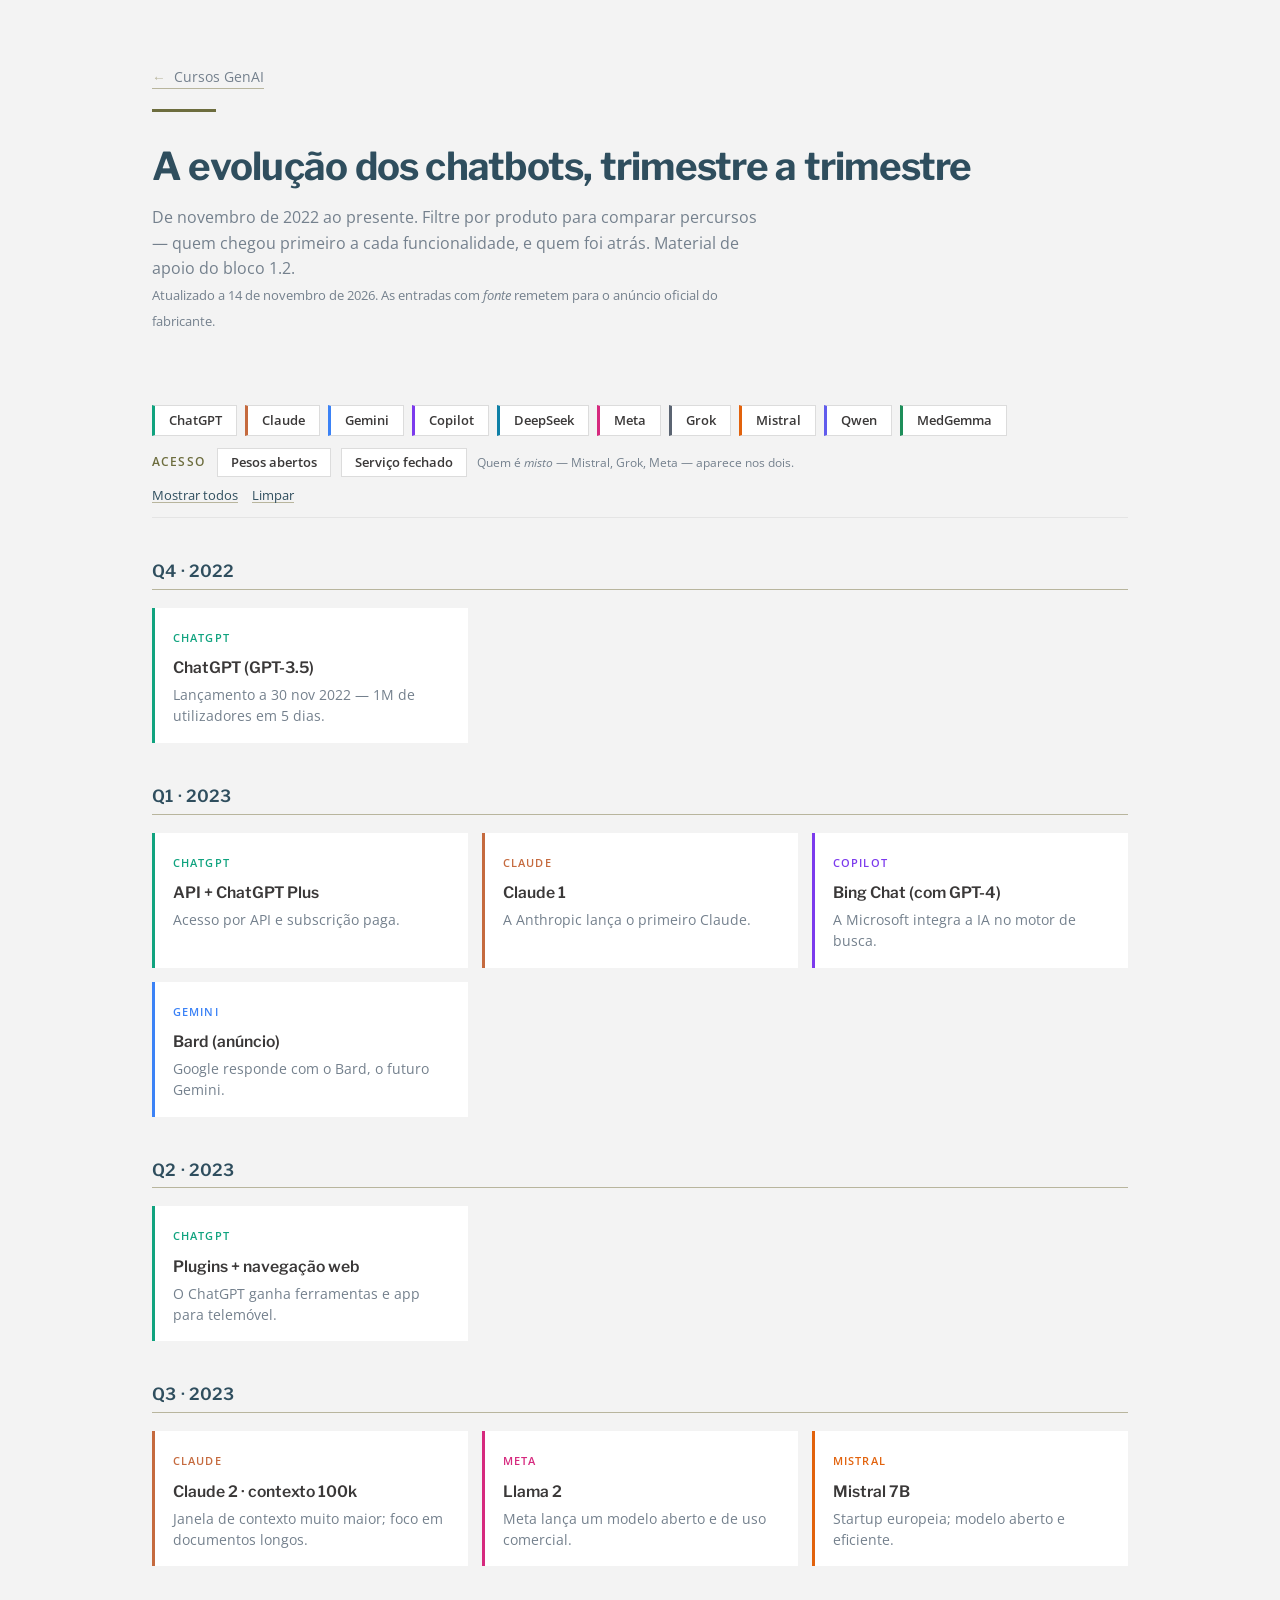
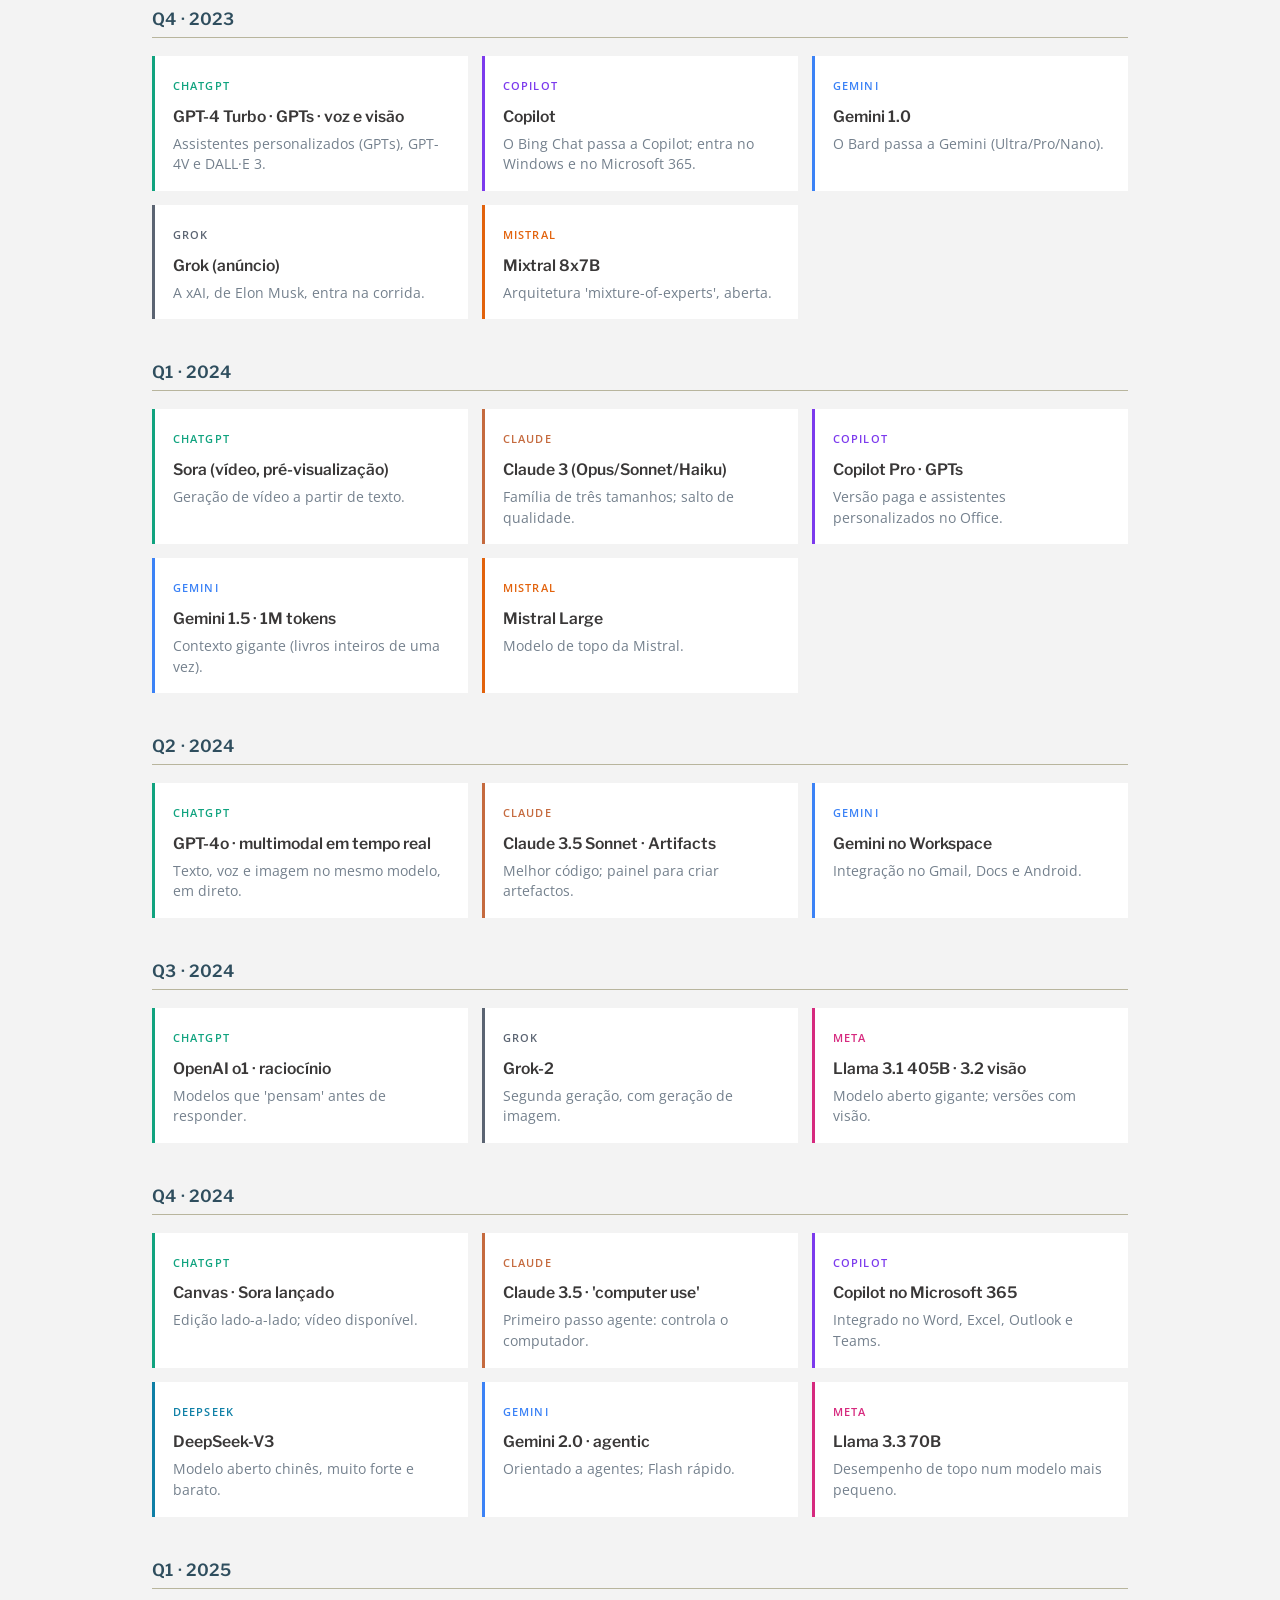
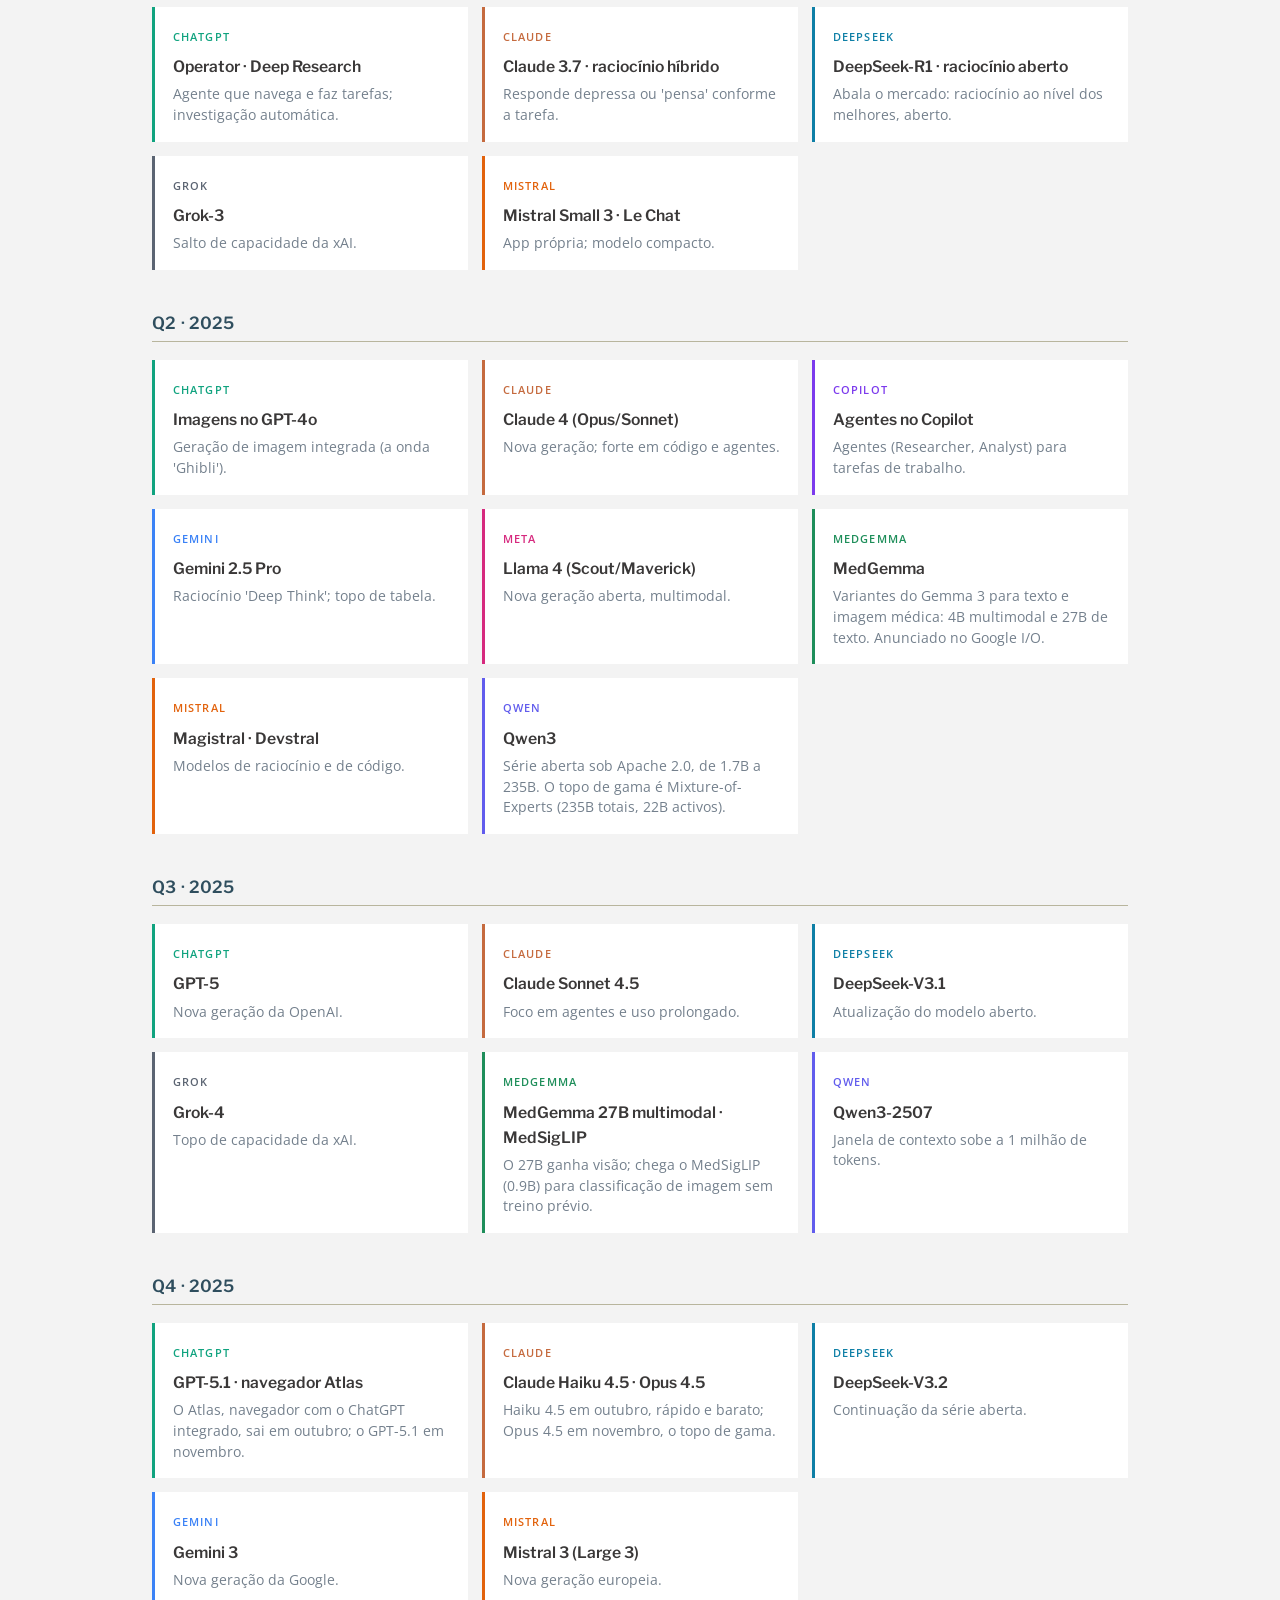
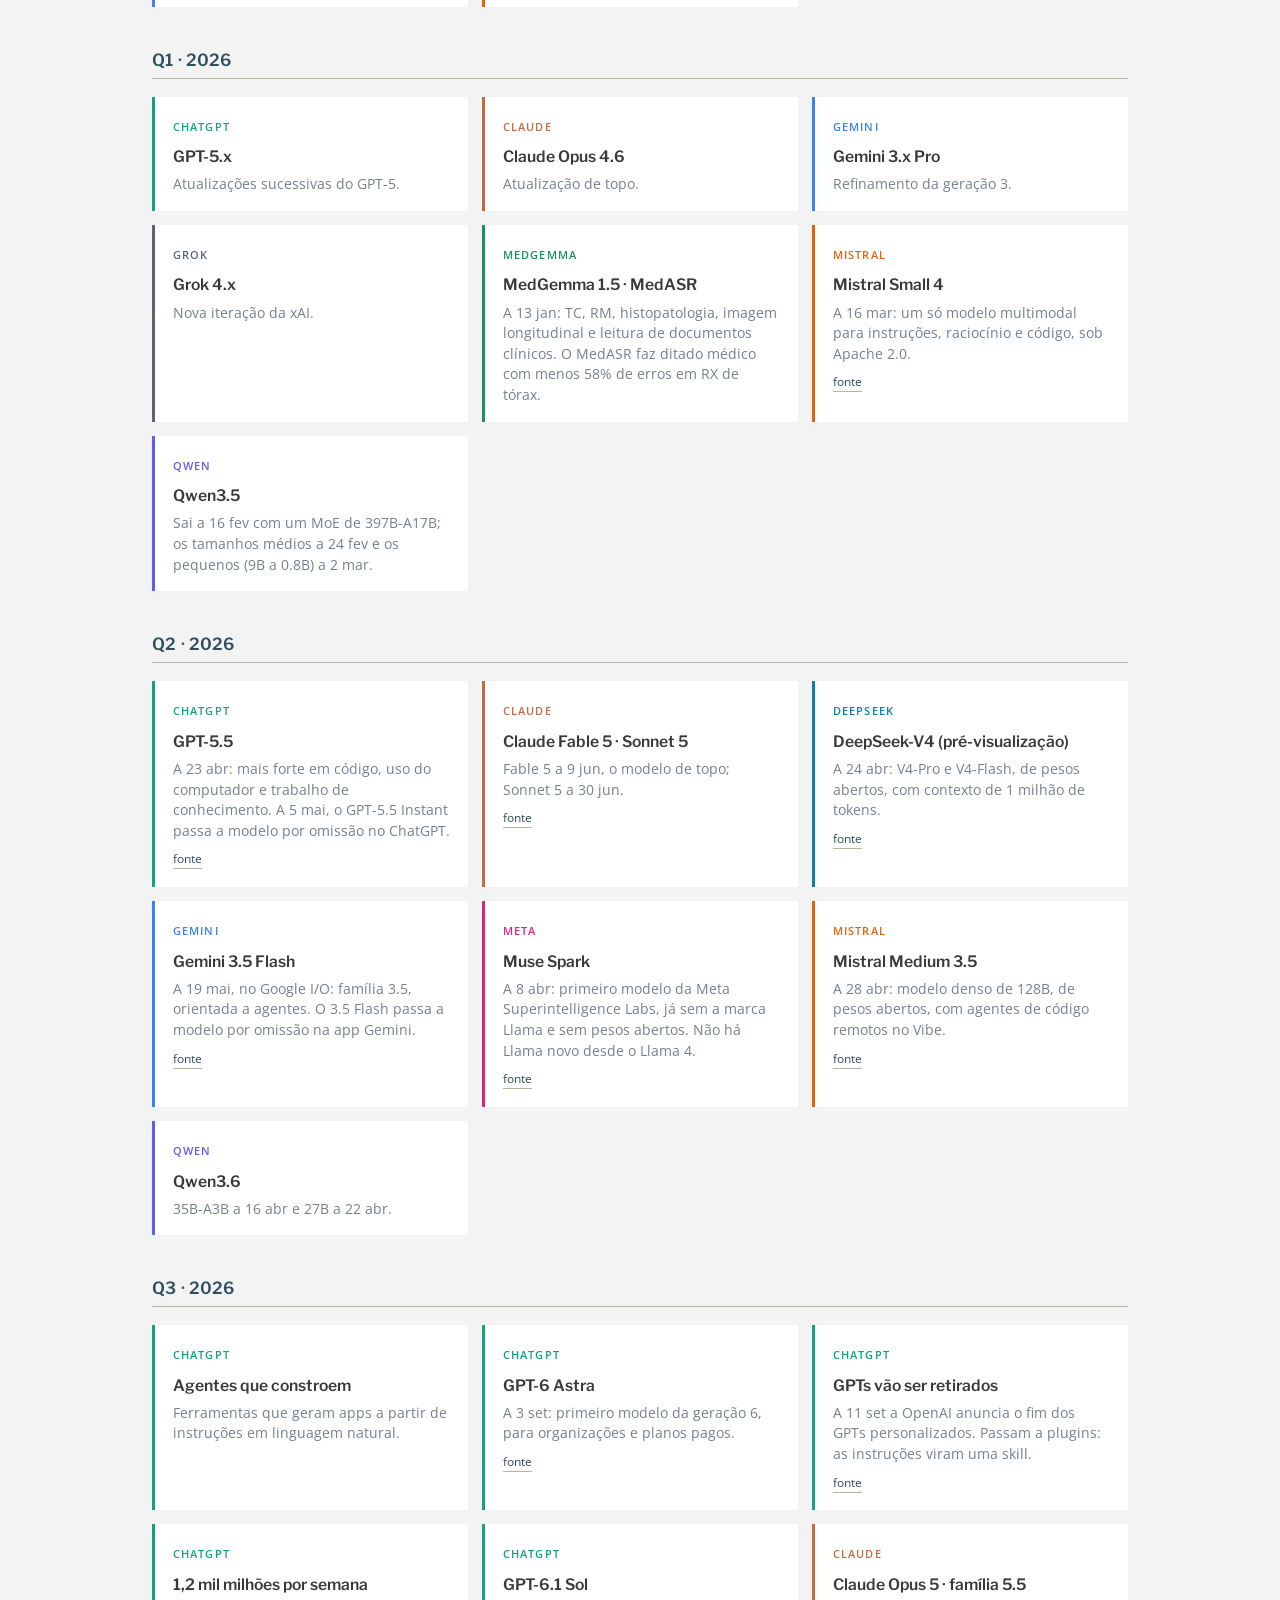
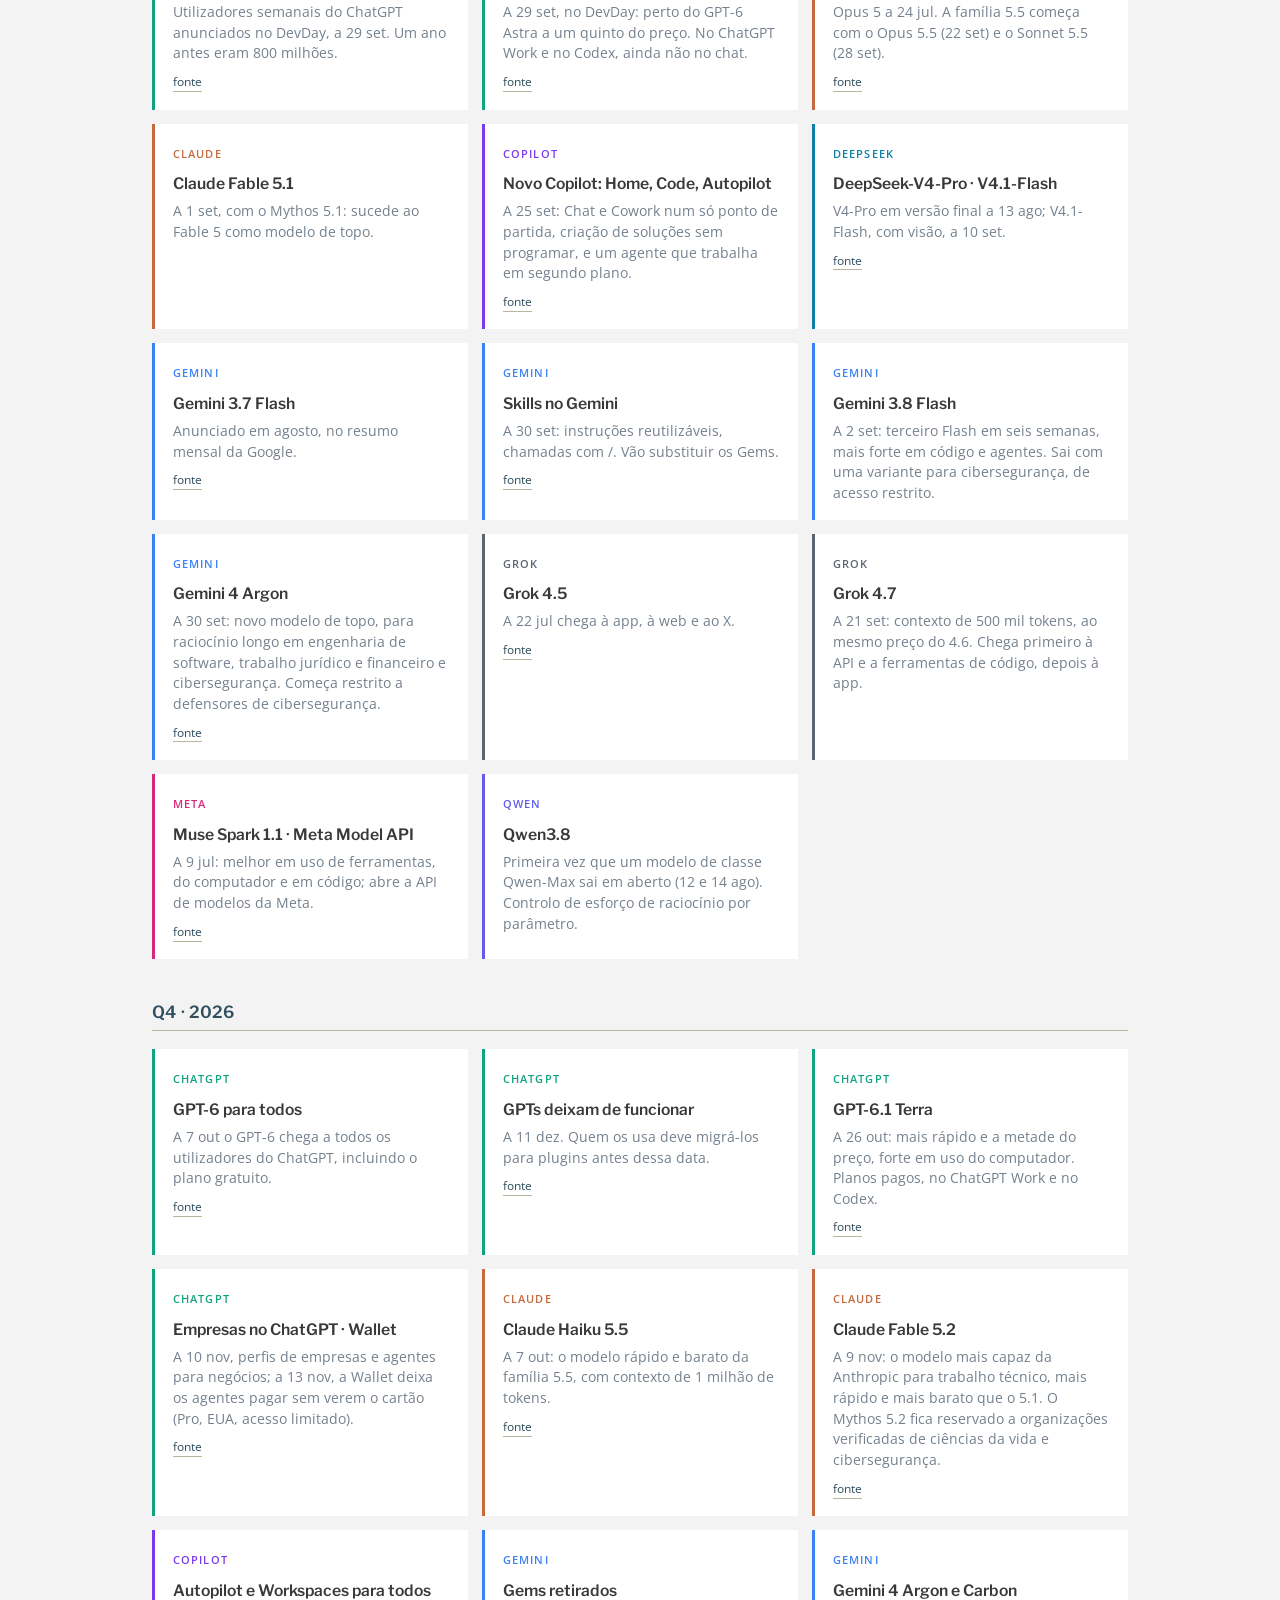
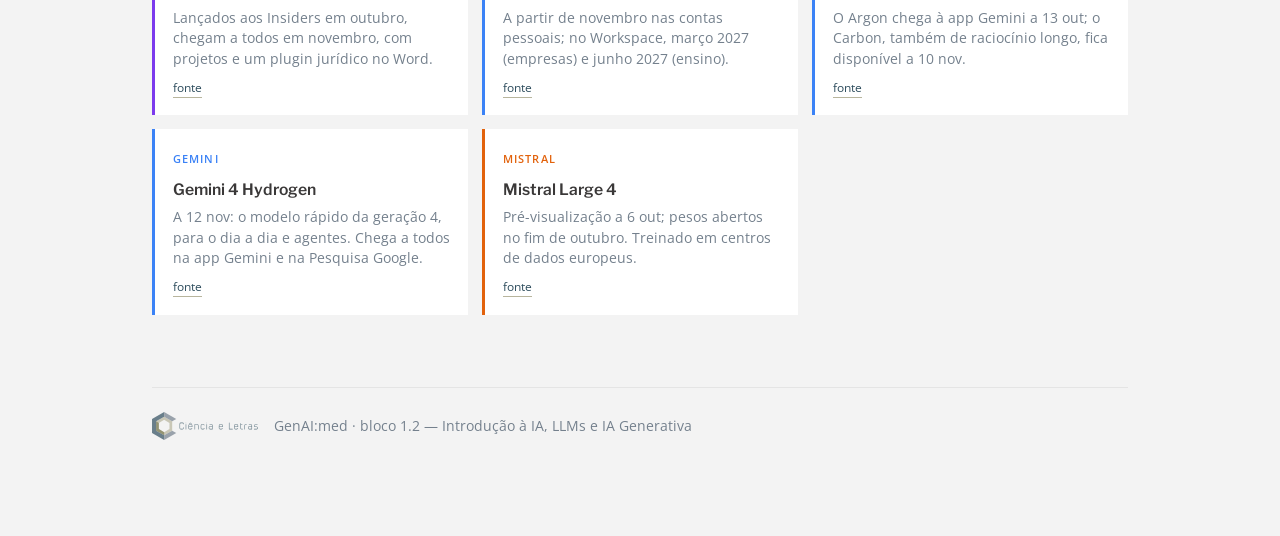
<file: recursos/timeline-chatbots/index.html>
<!doctype html>
<html lang="pt">
<head>
<meta charset="utf-8">
<meta name="viewport" content="width=device-width, initial-scale=1">
<title>A evolução dos chatbots — GenAI:med</title>
<meta name="description" content="Timeline das funcionalidades dos principais chatbots, por trimestre, de 2022 a 2026. Material de apoio do curso GenAI:med da Ciência e Letras.">
<link rel="stylesheet" href="../../shared/landing.css">
<style>
  .lede { color: var(--cel-slate); max-width: 68ch; margin: 0; }
  .controls { position: sticky; top: 0; z-index: 5; background: var(--cel-bg);
               border-bottom: 1px solid #E4E4E4; padding: 16px 0 14px; margin-top: 32px; }
  .chips { display: flex; flex-wrap: wrap; gap: 8px; }
  .chip { font: 600 0.82rem/1 var(--body-font); padding: 8px 14px; cursor: pointer;
           background: var(--cel-white); color: var(--cel-slate);
           border: 1px solid #DCDCDC; border-left: 3px solid var(--pc);
           transition: background .12s, color .12s, opacity .12s; }
  .chip[aria-pressed="true"] { color: var(--cel-text); background: var(--cel-white); }
  .chip[aria-pressed="false"] { opacity: .42; border-left-color: #DCDCDC; }
  .chip:hover { background: #FAFAFA; }
  .tipos { display: flex; align-items: center; gap: 10px; margin-top: 12px; flex-wrap: wrap; }
  .tipos .lbl { font-size: .72rem; text-transform: uppercase; letter-spacing: .1em;
                font-weight: 600; color: var(--cel-secondary); margin-right: 2px; }
  .tipo { font: 600 .8rem/1 var(--body-font); padding: 7px 13px; cursor: pointer;
          background: var(--cel-white); border: 1px solid #DCDCDC; color: var(--cel-text);
          transition: opacity .12s; }
  .tipo[aria-pressed="false"] { opacity: .42; }
  .tipos .nota { font-size: .75rem; color: var(--cel-slate); }
  .bulk { display: flex; gap: 14px; margin-top: 12px; }
  .bulk button { background: none; border: 0; padding: 0; cursor: pointer;
                  font: 400 0.8rem/1 var(--body-font); color: var(--cel-primary);
                  border-bottom: 1px solid var(--cel-light); }
  .q { margin-top: 40px; }
  .q h3 { font-family: var(--heading-font); font-weight: 600; font-size: 1.05rem;
           color: var(--cel-primary); margin: 0 0 4px; letter-spacing: .01em; }
  .q .rule { height: 1px; background: var(--cel-light); margin-bottom: 18px; }
  .items { display: grid; grid-template-columns: repeat(auto-fill, minmax(300px, 1fr)); gap: 14px; }
  .item { background: var(--cel-white); border-left: 3px solid var(--pc); padding: 16px 18px; }
  .item .p { font-size: .7rem; text-transform: uppercase; letter-spacing: .1em;
              font-weight: 600; color: var(--pc); }
  .item h4 { font-family: var(--heading-font); font-weight: 600; font-size: .98rem;
              margin: 6px 0 5px; color: var(--cel-text); }
  .item p { margin: 0; font-size: .86rem; line-height: 1.5; color: var(--cel-slate); }
  .empty { color: var(--cel-slate); font-size: .9rem; margin-top: 36px; }
  .item .fonte { display: inline-block; margin-top: 8px; font-size: .74rem; color: var(--cel-primary);
                 text-decoration: none; border-bottom: 1px solid var(--cel-light); }
</style>
</head>
<body>
<div class="wrap">

<a class="voltar" href="../../"><span class="seta" aria-hidden="true">&#8592;</span>Cursos GenAI</a>

<header>
  <div class="accent-line"></div>
  <h1>A evolução dos chatbots, trimestre a trimestre</h1>
  <p class="lede">
    De novembro de 2022 ao presente. Filtre por produto para comparar percursos — quem chegou
    primeiro a cada funcionalidade, e quem foi atrás. Material de apoio do bloco 1.2.
    <br><small>Atualizado a 14 de novembro de 2026. As entradas com <em>fonte</em> remetem para o anúncio oficial do fabricante.</small>
  </p>
</header>

<div class="controls">
  <div class="chips">
    <button class="chip" data-p="chatgpt" style="--pc:#10A37F" aria-pressed="true">ChatGPT</button>
    <button class="chip" data-p="claude" style="--pc:#C56A3E" aria-pressed="true">Claude</button>
    <button class="chip" data-p="gemini" style="--pc:#3B82F6" aria-pressed="true">Gemini</button>
    <button class="chip" data-p="copilot" style="--pc:#7C3AED" aria-pressed="true">Copilot</button>
    <button class="chip" data-p="deepseek" style="--pc:#0E7FA6" aria-pressed="true">DeepSeek</button>
    <button class="chip" data-p="llama" style="--pc:#D6297E" aria-pressed="true">Meta</button>
    <button class="chip" data-p="grok" style="--pc:#5B6472" aria-pressed="true">Grok</button>
    <button class="chip" data-p="mistral" style="--pc:#E2620C" aria-pressed="true">Mistral</button>
    <button class="chip" data-p="qwen" style="--pc:#615CED" aria-pressed="true">Qwen</button>
    <button class="chip" data-p="medgemma" style="--pc:#1E8E5A" aria-pressed="true">MedGemma</button>
  </div>
  <div class="tipos">
    <span class="lbl">Acesso</span>
    <button class="tipo" data-t="aberto" aria-pressed="true">Pesos abertos</button>
    <button class="tipo" data-t="fechado" aria-pressed="true">Serviço fechado</button>
    <span class="nota">Quem é <em>misto</em> — Mistral, Grok, Meta — aparece nos dois.</span>
  </div>
  <div class="bulk">
    <button id="all">Mostrar todos</button>
    <button id="none">Limpar</button>
  </div>
</div>

<div id="out"></div>

<footer>
  <img src="../../shared/logo-cel-horizontal.svg" alt="Ciência e Letras">
  <span>GenAI:med · bloco 1.2 — Introdução à IA, LLMs e IA Generativa</span>
</footer>

</div>

<script>
const ITEMS = [{"q":"2022-Q4","p":"chatgpt","t":"ChatGPT (GPT-3.5)","d":"Lançamento a 30 nov 2022 — 1M de utilizadores em 5 dias."},{"q":"2023-Q1","p":"chatgpt","t":"API + ChatGPT Plus","d":"Acesso por API e subscrição paga."},{"q":"2023-Q1","p":"claude","t":"Claude 1","d":"A Anthropic lança o primeiro Claude."},{"q":"2023-Q1","p":"copilot","t":"Bing Chat (com GPT-4)","d":"A Microsoft integra a IA no motor de busca."},{"q":"2023-Q1","p":"gemini","t":"Bard (anúncio)","d":"Google responde com o Bard, o futuro Gemini."},{"q":"2023-Q2","p":"chatgpt","t":"Plugins + navegação web","d":"O ChatGPT ganha ferramentas e app para telemóvel."},{"q":"2023-Q3","p":"claude","t":"Claude 2 · contexto 100k","d":"Janela de contexto muito maior; foco em documentos longos."},{"q":"2023-Q3","p":"llama","t":"Llama 2","d":"Meta lança um modelo aberto e de uso comercial."},{"q":"2023-Q3","p":"mistral","t":"Mistral 7B","d":"Startup europeia; modelo aberto e eficiente."},{"q":"2023-Q4","p":"chatgpt","t":"GPT-4 Turbo · GPTs · voz e visão","d":"Assistentes personalizados (GPTs), GPT-4V e DALL·E 3."},{"q":"2023-Q4","p":"copilot","t":"Copilot","d":"O Bing Chat passa a Copilot; entra no Windows e no Microsoft 365."},{"q":"2023-Q4","p":"gemini","t":"Gemini 1.0","d":"O Bard passa a Gemini (Ultra/Pro/Nano)."},{"q":"2023-Q4","p":"grok","t":"Grok (anúncio)","d":"A xAI, de Elon Musk, entra na corrida."},{"q":"2023-Q4","p":"mistral","t":"Mixtral 8x7B","d":"Arquitetura 'mixture-of-experts', aberta."},{"q":"2024-Q1","p":"chatgpt","t":"Sora (vídeo, pré-visualização)","d":"Geração de vídeo a partir de texto."},{"q":"2024-Q1","p":"claude","t":"Claude 3 (Opus/Sonnet/Haiku)","d":"Família de três tamanhos; salto de qualidade."},{"q":"2024-Q1","p":"copilot","t":"Copilot Pro · GPTs","d":"Versão paga e assistentes personalizados no Office."},{"q":"2024-Q1","p":"gemini","t":"Gemini 1.5 · 1M tokens","d":"Contexto gigante (livros inteiros de uma vez)."},{"q":"2024-Q1","p":"mistral","t":"Mistral Large","d":"Modelo de topo da Mistral."},{"q":"2024-Q2","p":"chatgpt","t":"GPT-4o · multimodal em tempo real","d":"Texto, voz e imagem no mesmo modelo, em direto."},{"q":"2024-Q2","p":"claude","t":"Claude 3.5 Sonnet · Artifacts","d":"Melhor código; painel para criar artefactos."},{"q":"2024-Q2","p":"gemini","t":"Gemini no Workspace","d":"Integração no Gmail, Docs e Android."},{"q":"2024-Q3","p":"chatgpt","t":"OpenAI o1 · raciocínio","d":"Modelos que 'pensam' antes de responder."},{"q":"2024-Q3","p":"grok","t":"Grok-2","d":"Segunda geração, com geração de imagem."},{"q":"2024-Q3","p":"llama","t":"Llama 3.1 405B · 3.2 visão","d":"Modelo aberto gigante; versões com visão."},{"q":"2024-Q4","p":"chatgpt","t":"Canvas · Sora lançado","d":"Edição lado-a-lado; vídeo disponível."},{"q":"2024-Q4","p":"claude","t":"Claude 3.5 · 'computer use'","d":"Primeiro passo agente: controla o computador."},{"q":"2024-Q4","p":"copilot","t":"Copilot no Microsoft 365","d":"Integrado no Word, Excel, Outlook e Teams."},{"q":"2024-Q4","p":"deepseek","t":"DeepSeek-V3","d":"Modelo aberto chinês, muito forte e barato."},{"q":"2024-Q4","p":"gemini","t":"Gemini 2.0 · agentic","d":"Orientado a agentes; Flash rápido."},{"q":"2024-Q4","p":"llama","t":"Llama 3.3 70B","d":"Desempenho de topo num modelo mais pequeno."},{"q":"2025-Q1","p":"chatgpt","t":"Operator · Deep Research","d":"Agente que navega e faz tarefas; investigação automática."},{"q":"2025-Q1","p":"claude","t":"Claude 3.7 · raciocínio híbrido","d":"Responde depressa ou 'pensa' conforme a tarefa."},{"q":"2025-Q1","p":"deepseek","t":"DeepSeek-R1 · raciocínio aberto","d":"Abala o mercado: raciocínio ao nível dos melhores, aberto."},{"q":"2025-Q1","p":"grok","t":"Grok-3","d":"Salto de capacidade da xAI."},{"q":"2025-Q1","p":"mistral","t":"Mistral Small 3 · Le Chat","d":"App própria; modelo compacto."},{"q":"2025-Q2","p":"chatgpt","t":"Imagens no GPT-4o","d":"Geração de imagem integrada (a onda 'Ghibli')."},{"q":"2025-Q2","p":"claude","t":"Claude 4 (Opus/Sonnet)","d":"Nova geração; forte em código e agentes."},{"q":"2025-Q2","p":"copilot","t":"Agentes no Copilot","d":"Agentes (Researcher, Analyst) para tarefas de trabalho."},{"q":"2025-Q2","p":"gemini","t":"Gemini 2.5 Pro","d":"Raciocínio 'Deep Think'; topo de tabela."},{"q":"2025-Q2","p":"llama","t":"Llama 4 (Scout/Maverick)","d":"Nova geração aberta, multimodal."},{"q":"2025-Q2","p":"medgemma","t":"MedGemma","d":"Variantes do Gemma 3 para texto e imagem médica: 4B multimodal e 27B de texto. Anunciado no Google I/O."},{"q":"2025-Q2","p":"mistral","t":"Magistral · Devstral","d":"Modelos de raciocínio e de código."},{"q":"2025-Q2","p":"qwen","t":"Qwen3","d":"Série aberta sob Apache 2.0, de 1.7B a 235B. O topo de gama é Mixture-of-Experts (235B totais, 22B activos)."},{"q":"2025-Q3","p":"chatgpt","t":"GPT-5","d":"Nova geração da OpenAI."},{"q":"2025-Q3","p":"claude","t":"Claude Sonnet 4.5","d":"Foco em agentes e uso prolongado."},{"q":"2025-Q3","p":"deepseek","t":"DeepSeek-V3.1","d":"Atualização do modelo aberto."},{"q":"2025-Q3","p":"grok","t":"Grok-4","d":"Topo de capacidade da xAI."},{"q":"2025-Q3","p":"medgemma","t":"MedGemma 27B multimodal · MedSigLIP","d":"O 27B ganha visão; chega o MedSigLIP (0.9B) para classificação de imagem sem treino prévio."},{"q":"2025-Q3","p":"qwen","t":"Qwen3-2507","d":"Janela de contexto sobe a 1 milhão de tokens."},{"q":"2025-Q4","p":"chatgpt","t":"GPT-5.1 · navegador Atlas","d":"O Atlas, navegador com o ChatGPT integrado, sai em outubro; o GPT-5.1 em novembro."},{"q":"2025-Q4","p":"claude","t":"Claude Haiku 4.5 · Opus 4.5","d":"Haiku 4.5 em outubro, rápido e barato; Opus 4.5 em novembro, o topo de gama."},{"q":"2025-Q4","p":"deepseek","t":"DeepSeek-V3.2","d":"Continuação da série aberta."},{"q":"2025-Q4","p":"gemini","t":"Gemini 3","d":"Nova geração da Google."},{"q":"2025-Q4","p":"mistral","t":"Mistral 3 (Large 3)","d":"Nova geração europeia."},{"q":"2026-Q1","p":"chatgpt","t":"GPT-5.x","d":"Atualizações sucessivas do GPT-5."},{"q":"2026-Q1","p":"claude","t":"Claude Opus 4.6","d":"Atualização de topo."},{"q":"2026-Q1","p":"gemini","t":"Gemini 3.x Pro","d":"Refinamento da geração 3."},{"q":"2026-Q1","p":"grok","t":"Grok 4.x","d":"Nova iteração da xAI."},{"q":"2026-Q1","p":"medgemma","t":"MedGemma 1.5 · MedASR","d":"A 13 jan: TC, RM, histopatologia, imagem longitudinal e leitura de documentos clínicos. O MedASR faz ditado médico com menos 58% de erros em RX de tórax."},{"q":"2026-Q1","p":"mistral","t":"Mistral Small 4","d":"A 16 mar: um só modelo multimodal para instruções, raciocínio e código, sob Apache 2.0.","u":"https://mistral.ai/news/mistral-small-4/"},{"q":"2026-Q1","p":"qwen","t":"Qwen3.5","d":"Sai a 16 fev com um MoE de 397B-A17B; os tamanhos médios a 24 fev e os pequenos (9B a 0.8B) a 2 mar."},{"q":"2026-Q2","p":"chatgpt","t":"GPT-5.5","d":"A 23 abr: mais forte em código, uso do computador e trabalho de conhecimento. A 5 mai, o GPT-5.5 Instant passa a modelo por omissão no ChatGPT.","u":"https://openai.com/index/introducing-gpt-5-5/"},{"q":"2026-Q2","p":"claude","t":"Claude Fable 5 · Sonnet 5","d":"Fable 5 a 9 jun, o modelo de topo; Sonnet 5 a 30 jun.","u":"https://www.anthropic.com/news/claude-fable-5-mythos-5"},{"q":"2026-Q2","p":"deepseek","t":"DeepSeek-V4 (pré-visualização)","d":"A 24 abr: V4-Pro e V4-Flash, de pesos abertos, com contexto de 1 milhão de tokens.","u":"https://api-docs.deepseek.com/news/news260424/"},{"q":"2026-Q2","p":"gemini","t":"Gemini 3.5 Flash","d":"A 19 mai, no Google I/O: família 3.5, orientada a agentes. O 3.5 Flash passa a modelo por omissão na app Gemini.","u":"https://blog.google/innovation-and-ai/models-and-research/gemini-models/gemini-3-5/"},{"q":"2026-Q2","p":"llama","t":"Muse Spark","d":"A 8 abr: primeiro modelo da Meta Superintelligence Labs, já sem a marca Llama e sem pesos abertos. Não há Llama novo desde o Llama 4.","u":"https://ai.meta.com/blog/introducing-muse-spark-msl/"},{"q":"2026-Q2","p":"mistral","t":"Mistral Medium 3.5","d":"A 28 abr: modelo denso de 128B, de pesos abertos, com agentes de código remotos no Vibe.","u":"https://docs.mistral.ai/models/mistral-medium-3-5-26-04"},{"q":"2026-Q2","p":"qwen","t":"Qwen3.6","d":"35B-A3B a 16 abr e 27B a 22 abr."},{"q":"2026-Q3","p":"chatgpt","t":"Agentes que constroem","d":"Ferramentas que geram apps a partir de instruções em linguagem natural."},{"q":"2026-Q3","p":"chatgpt","t":"GPT-6 Astra","d":"A 3 set: primeiro modelo da geração 6, para organizações e planos pagos.","u":"https://openai.com/index/gpt-6-astra/"},{"q":"2026-Q3","p":"chatgpt","t":"GPTs vão ser retirados","d":"A 11 set a OpenAI anuncia o fim dos GPTs personalizados. Passam a plugins: as instruções viram uma skill.","u":"https://help.openai.com/en/articles/6825453-chatgpt-release-notes"},{"q":"2026-Q3","p":"chatgpt","t":"1,2 mil milhões por semana","d":"Utilizadores semanais do ChatGPT anunciados no DevDay, a 29 set. Um ano antes eram 800 milhões.","u":"https://openai.com/index/devday-2026-recap/"},{"q":"2026-Q3","p":"chatgpt","t":"GPT-6.1 Sol","d":"A 29 set, no DevDay: perto do GPT-6 Astra a um quinto do preço. No ChatGPT Work e no Codex, ainda não no chat.","u":"https://openai.com/index/introducing-gpt-6-1-sol/"},{"q":"2026-Q3","p":"claude","t":"Claude Opus 5 · família 5.5","d":"Opus 5 a 24 jul. A família 5.5 começa com o Opus 5.5 (22 set) e o Sonnet 5.5 (28 set).","u":"https://www.anthropic.com/news/claude-opus-5"},{"q":"2026-Q3","p":"claude","t":"Claude Fable 5.1","d":"A 1 set, com o Mythos 5.1: sucede ao Fable 5 como modelo de topo."},{"q":"2026-Q3","p":"copilot","t":"Novo Copilot: Home, Code, Autopilot","d":"A 25 set: Chat e Cowork num só ponto de partida, criação de soluções sem programar, e um agente que trabalha em segundo plano.","u":"https://blogs.microsoft.com/blog/2026/09/25/introducing-the-new-copilot-with-home-code-and-autopilot/"},{"q":"2026-Q3","p":"deepseek","t":"DeepSeek-V4-Pro · V4.1-Flash","d":"V4-Pro em versão final a 13 ago; V4.1-Flash, com visão, a 10 set.","u":"https://api-docs.deepseek.com/news/news260813/"},{"q":"2026-Q3","p":"gemini","t":"Gemini 3.7 Flash","d":"Anunciado em agosto, no resumo mensal da Google.","u":"https://blog.google/innovation-and-ai/technology/google-ai-updates-august-2026/"},{"q":"2026-Q3","p":"gemini","t":"Skills no Gemini","d":"A 30 set: instruções reutilizáveis, chamadas com /. Vão substituir os Gems.","u":"https://blog.google/products-and-platforms/products/gemini/automate-tasks-with-skills/"},{"q":"2026-Q3","p":"gemini","t":"Gemini 3.8 Flash","d":"A 2 set: terceiro Flash em seis semanas, mais forte em código e agentes. Sai com uma variante para cibersegurança, de acesso restrito."},{"q":"2026-Q3","p":"gemini","t":"Gemini 4 Argon","d":"A 30 set: novo modelo de topo, para raciocínio longo em engenharia de software, trabalho jurídico e financeiro e cibersegurança. Começa restrito a defensores de cibersegurança.","u":"https://blog.google/innovation-and-ai/models-and-research/gemini-models/gemini-4-argon/"},{"q":"2026-Q3","p":"grok","t":"Grok 4.5","d":"A 22 jul chega à app, à web e ao X.","u":"https://x.ai/news/grok-4-5-everywhere"},{"q":"2026-Q3","p":"grok","t":"Grok 4.7","d":"A 21 set: contexto de 500 mil tokens, ao mesmo preço do 4.6. Chega primeiro à API e a ferramentas de código, depois à app."},{"q":"2026-Q3","p":"llama","t":"Muse Spark 1.1 · Meta Model API","d":"A 9 jul: melhor em uso de ferramentas, do computador e em código; abre a API de modelos da Meta.","u":"https://ai.meta.com/blog/introducing-muse-spark-meta-model-api/"},{"q":"2026-Q3","p":"qwen","t":"Qwen3.8","d":"Primeira vez que um modelo de classe Qwen-Max sai em aberto (12 e 14 ago). Controlo de esforço de raciocínio por parâmetro."},{"q":"2026-Q4","p":"chatgpt","t":"GPT-6 para todos","d":"A 7 out o GPT-6 chega a todos os utilizadores do ChatGPT, incluindo o plano gratuito.","u":"https://openai.com/index/gpt-6-for-everyone/"},{"q":"2026-Q4","p":"chatgpt","t":"GPTs deixam de funcionar","d":"A 11 dez. Quem os usa deve migrá-los para plugins antes dessa data.","u":"https://help.openai.com/en/articles/6825453-chatgpt-release-notes"},{"q":"2026-Q4","p":"chatgpt","t":"GPT-6.1 Terra","d":"A 26 out: mais rápido e a metade do preço, forte em uso do computador. Planos pagos, no ChatGPT Work e no Codex.","u":"https://x.com/OpenAI/status/2114780711664398349"},{"q":"2026-Q4","p":"chatgpt","t":"Empresas no ChatGPT · Wallet","d":"A 10 nov, perfis de empresas e agentes para negócios; a 13 nov, a Wallet deixa os agentes pagar sem verem o cartão (Pro, EUA, acesso limitado).","u":"https://openai.com/index/introducing-businesses-chatgpt/"},{"q":"2026-Q4","p":"claude","t":"Claude Haiku 5.5","d":"A 7 out: o modelo rápido e barato da família 5.5, com contexto de 1 milhão de tokens.","u":"https://www.anthropic.com/system-cards"},{"q":"2026-Q4","p":"claude","t":"Claude Fable 5.2","d":"A 9 nov: o modelo mais capaz da Anthropic para trabalho técnico, mais rápido e mais barato que o 5.1. O Mythos 5.2 fica reservado a organizações verificadas de ciências da vida e cibersegurança.","u":"https://www.anthropic.com/claude/fable"},{"q":"2026-Q4","p":"copilot","t":"Autopilot e Workspaces para todos","d":"Lançados aos Insiders em outubro, chegam a todos em novembro, com projetos e um plugin jurídico no Word.","u":"https://techcommunity.microsoft.com/blog/microsoft-copilot-blog/what%E2%80%99s-new-in-microsoft-copilot--october-2026/4568528"},{"q":"2026-Q4","p":"gemini","t":"Gems retirados","d":"A partir de novembro nas contas pessoais; no Workspace, março 2027 (empresas) e junho 2027 (ensino).","u":"https://blog.google/products-and-platforms/products/gemini/automate-tasks-with-skills/"},{"q":"2026-Q4","p":"gemini","t":"Gemini 4 Argon e Carbon","d":"O Argon chega à app Gemini a 13 out; o Carbon, também de raciocínio longo, fica disponível a 10 nov.","u":"https://blog.google/innovation-and-ai/models-and-research/gemini-models/gemini-4-carbon-now-available/"},{"q":"2026-Q4","p":"gemini","t":"Gemini 4 Hydrogen","d":"A 12 nov: o modelo rápido da geração 4, para o dia a dia e agentes. Chega a todos na app Gemini e na Pesquisa Google.","u":"https://blog.google/innovation-and-ai/models-and-research/gemini-models/introducing-gemini-4-hydrogen/"},{"q":"2026-Q4","p":"mistral","t":"Mistral Large 4","d":"Pré-visualização a 6 out; pesos abertos no fim de outubro. Treinado em centros de dados europeus.","u":"https://mistral.ai/news/mistral-large-4/"}];
const COR = {"chatgpt": "#10A37F", "claude": "#C56A3E", "gemini": "#3B82F6", "copilot": "#7C3AED", "deepseek": "#0E7FA6", "llama": "#D6297E", "grok": "#5B6472", "mistral": "#E2620C", "qwen": "#615CED", "medgemma": "#1E8E5A"};
const NOME = {"chatgpt": "ChatGPT", "claude": "Claude", "gemini": "Gemini", "copilot": "Copilot", "deepseek": "DeepSeek", "llama": "Meta", "grok": "Grok", "mistral": "Mistral", "qwen": "Qwen", "medgemma": "MedGemma"};
const TIPO = {"chatgpt": "fechado", "claude": "fechado", "gemini": "fechado", "copilot": "fechado", "grok": "misto", "mistral": "misto", "llama": "misto", "deepseek": "aberto", "qwen": "aberto", "medgemma": "aberto"};
const esc = t => t.replace(/[&<>"]/g, c => ({'&':'&amp;','<':'&lt;','>':'&gt;','"':'&quot;'})[c]);
const activos = new Set(Object.keys(NOME));
const tipos = new Set(['aberto', 'fechado']);
// 'misto' passa se qualquer um dos dois estiver activo
const passaTipo = p => TIPO[p] === 'misto' ? tipos.size > 0 : tipos.has(TIPO[p]);

function rotuloQ(q) {
  const [ano, tri] = q.split('-');
  return `${tri} · ${ano}`;
}

function render() {
  const out = document.getElementById('out');
  const vis = ITEMS.filter(i => activos.has(i.p) && passaTipo(i.p));
  if (!vis.length) {
    out.innerHTML = '<p class="empty">Nenhum produto seleccionado.</p>';
    return;
  }
  const porQ = {};
  vis.forEach(i => (porQ[i.q] = porQ[i.q] || []).push(i));
  out.innerHTML = Object.keys(porQ).sort().map(q => `
    <section class="q">
      <h3>${rotuloQ(q)}</h3>
      <div class="rule"></div>
      <div class="items">
        ${porQ[q].map(i => `
          <article class="item" style="--pc:${COR[i.p]}">
            <span class="p">${NOME[i.p]}</span>
            <h4>${esc(i.t)}</h4>
            <p>${esc(i.d)}</p>
            ${i.u ? `<a class="fonte" href="${esc(i.u)}" target="_blank" rel="noopener">fonte</a>` : ''}
          </article>`).join('')}
      </div>
    </section>`).join('');
}

document.querySelectorAll('.chip').forEach(b => b.addEventListener('click', () => {
  const p = b.dataset.p;
  activos.has(p) ? activos.delete(p) : activos.add(p);
  b.setAttribute('aria-pressed', activos.has(p));
  render();
}));
document.querySelectorAll('.tipo').forEach(b => b.addEventListener('click', () => {
  const t = b.dataset.t;
  tipos.has(t) ? tipos.delete(t) : tipos.add(t);
  b.setAttribute('aria-pressed', tipos.has(t));
  render();
}));
document.getElementById('all').addEventListener('click', () => {
  Object.keys(NOME).forEach(p => activos.add(p));
  tipos.add('aberto'); tipos.add('fechado');
  document.querySelectorAll('.chip, .tipo').forEach(b => b.setAttribute('aria-pressed', 'true'));
  render();
});
document.getElementById('none').addEventListener('click', () => {
  activos.clear();
  document.querySelectorAll('.chip').forEach(b => b.setAttribute('aria-pressed', 'false'));
  render();
});
render();
</script>
</body>
</html>
</file>
<file: shared/landing.css>
@import url('https://fonts.googleapis.com/css2?family=Libre+Franklin:wght@400;600;700&family=Open+Sans:wght@400;600&display=swap');

:root {
  --cel-primary: #2F4E5E;
  --cel-secondary: #6D6D3E;
  --cel-light: #B8B59D;
  --cel-slate: #74808D;
  --cel-text: #3A3838;
  --cel-bg: #F3F3F3;
  --cel-white: #FFFFFF;
  --heading-font: "Libre Franklin", Helvetica, sans-serif;
  --body-font: "Open Sans", Helvetica, sans-serif;
}

* { box-sizing: border-box; }

body {
  margin: 0;
  background: var(--cel-bg);
  color: var(--cel-text);
  font-family: var(--body-font);
  font-size: 16px;
  line-height: 1.6;
}

.wrap { max-width: 1040px; margin: 0 auto; padding: 64px 32px 96px; }

/* Regresso à landing, a partir de uma página de recurso. Fica acima do
   filete de acento, para não competir com o título. */
.voltar {
  display: inline-block;
  font-size: 0.85rem;
  color: var(--cel-slate);
  text-decoration: none;
  margin-bottom: 20px;
}
.voltar:hover, .voltar:focus-visible { color: var(--cel-primary); }
.voltar .seta { color: var(--cel-light); margin-right: 8px; }
.voltar:hover .seta { color: var(--cel-secondary); }

header { margin-bottom: 56px; }

.accent-line {
  width: 64px; height: 3px;
  background: var(--cel-secondary);
  margin-bottom: 24px;
}

h1 {
  font-family: var(--heading-font);
  font-weight: 700;
  font-size: 2.4rem;
  letter-spacing: -0.02em;
  color: var(--cel-primary);
  margin: 0 0 8px;
}

.subtitle { color: var(--cel-slate); font-size: 1.05rem; margin: 0; }

h2 {
  font-family: var(--heading-font);
  font-weight: 600;
  font-size: 1.4rem;
  color: var(--cel-primary);
  margin: 56px 0 8px;
}

.section-note { color: var(--cel-slate); margin: 0 0 24px; font-size: 0.95rem; }

.label-tag {
  display: block;
  font-size: 0.72rem;
  text-transform: uppercase;
  letter-spacing: 0.09em;
  font-weight: 600;
  color: var(--cel-secondary);
  margin: 56px 0 6px;
}

.label-tag + h2 { margin-top: 0; }

.matrix-scroll { overflow-x: auto; }

table {
  width: 100%;
  border-collapse: collapse;
  background: var(--cel-white);
  font-size: 0.92rem;
}

th, td {
  text-align: left;
  padding: 14px 16px;
  border-bottom: 1px solid #E4E4E4;
  vertical-align: top;
}

thead th {
  font-family: var(--heading-font);
  font-weight: 600;
  color: var(--cel-primary);
  border-bottom: 2px solid var(--cel-light);
  white-space: nowrap;
}

th.current { color: var(--cel-secondary); }

tbody th {
  font-weight: 600;
  color: var(--cel-text);
  border-left: 3px solid var(--cel-primary);
  min-width: 260px;
}

th .num { color: var(--cel-slate); font-weight: 400; margin-right: 8px; }

td.empty { color: var(--cel-slate); }

/* Ajuda de rodapé da tabela dos decks. Fica recolhida: é referência para quem
   dá a sessão, não informação que a página precise de anunciar. */
.ajuda-deck { margin-top: 16px; font-size: 0.88rem; color: var(--cel-slate); }
.ajuda-deck > summary {
  cursor: pointer;
  width: fit-content;
  color: var(--cel-primary);
  list-style: none;
  border-bottom: 1px solid var(--cel-light);
}
.ajuda-deck > summary::-webkit-details-marker { display: none; }
.ajuda-deck > summary::before { content: "+"; margin-right: 8px; color: var(--cel-light); }
.ajuda-deck[open] > summary::before { content: "\2013"; }
.ajuda-deck > summary:hover { border-bottom-color: var(--cel-secondary); }
.ajuda-deck p { margin: 12px 0 0; max-width: 72ch; line-height: 1.6; }

a { color: var(--cel-primary); text-decoration: none; border-bottom: 1px solid var(--cel-light); }
a:hover { border-bottom-color: var(--cel-secondary); }

.pill {
  display: inline-block;
  padding: 2px 10px;
  border-radius: 2px;
  background: var(--cel-light);
  color: var(--cel-primary);
  font-size: 0.78rem;
  font-weight: 600;
  border: none;
}

footer {
  margin-top: 72px;
  padding-top: 24px;
  border-top: 1px solid #E4E4E4;
  color: var(--cel-slate);
  font-size: 0.85rem;
  display: flex;
  align-items: center;
  gap: 16px;
}

footer img { height: 28px; opacity: 0.7; }

@media (prefers-color-scheme: dark) {
  /* A identidade CeL é clara por definição — mantém-se em ambos os temas. */
}

/* ============================================================
   Hub dos cursos — seletor, linha temporal e próximos eventos.
   Acrescentado quando a landing deixou de ser só de medicina.
   Regras aditivas: nada aqui altera o que já existia acima.
   ============================================================ */

/* ---- seletor de curso ---- */

.filtro {
  display: flex;
  flex-wrap: wrap;
  gap: 8px;
  margin: 0;
}

.filtro + .label-tag { margin-top: 32px; }

.filtro button {
  font-family: var(--body-font);
  font-size: 0.85rem;
  font-weight: 600;
  color: var(--cel-slate);
  background: var(--cel-white);
  border: 1px solid #E4E4E4;
  border-radius: 2px;
  padding: 7px 14px;
  cursor: pointer;
  transition: color .15s, border-color .15s, background .15s;
}

.filtro button:hover { color: var(--cel-primary); border-color: var(--cel-light); }

.filtro button[aria-pressed="true"] {
  color: var(--cel-white);
  background: var(--cel-primary);
  border-color: var(--cel-primary);
}

/* ---- período da linha temporal ---- */

.tl-zoom {
  display: flex;
  flex-wrap: wrap;
  align-items: center;
  gap: 8px;
  margin: 0 0 12px;
}

.tl-zoom > span {
  font-size: 0.78rem;
  color: var(--cel-slate);
  margin-right: 2px;
}

.tl-zoom button {
  font-family: var(--body-font);
  font-size: 0.78rem;
  font-weight: 600;
  color: var(--cel-slate);
  background: var(--cel-white);
  border: 1px solid #E4E4E4;
  border-radius: 2px;
  padding: 4px 11px;
  cursor: pointer;
  transition: color .15s, border-color .15s;
}

.tl-zoom button:hover { color: var(--cel-primary); border-color: var(--cel-light); }

.tl-zoom button[aria-pressed="true"] {
  color: var(--cel-secondary);
  border-color: var(--cel-secondary);
}

/* ---- interruptor das edições terminadas ---- */

.tl-switch {
  display: inline-flex;
  align-items: center;
  gap: 8px;
  margin-left: auto;
  font-family: var(--body-font);
  font-size: 0.78rem;
  font-weight: 600;
  color: var(--cel-slate);
  background: none;
  border: 0;
  padding: 4px 2px;
  cursor: pointer;
}

.tl-switch .trilho {
  position: relative;
  width: 30px;
  height: 16px;
  border-radius: 8px;
  background: #E4E4E4;
  transition: background .15s;
}

.tl-switch .trilho::after {
  content: "";
  position: absolute;
  top: 2px;
  left: 2px;
  width: 12px;
  height: 12px;
  border-radius: 50%;
  background: var(--cel-white);
  transition: transform .15s;
}

.tl-switch[aria-checked="true"] { color: var(--cel-secondary); }
.tl-switch[aria-checked="true"] .trilho { background: var(--cel-secondary); }
.tl-switch[aria-checked="true"] .trilho::after { transform: translateX(14px); }
.tl-switch:hover:not(:disabled) { color: var(--cel-primary); }
.tl-switch:disabled { opacity: .45; cursor: default; }
.tl-switch:focus-visible { outline: 2px solid var(--cel-secondary); outline-offset: 2px; }

/* ---- linha temporal ---- */

.tl { background: var(--cel-white); padding: 24px 20px 16px; }

.tl-inner { min-width: 680px; }

.tl-escala {
  position: relative;
  height: 20px;
  margin-left: var(--tl-meta, 200px);
  border-bottom: 1px solid #E4E4E4;
}

.tl-mes {
  position: absolute;
  top: 0;
  font-size: 0.72rem;
  text-transform: uppercase;
  letter-spacing: 0.09em;
  font-weight: 600;
  color: var(--cel-slate);
  padding-left: 6px;
  border-left: 1px solid #E4E4E4;
  height: 20px;
  line-height: 20px;
}

.tl-linha { display: flex; align-items: center; min-height: 60px; }

.tl-meta {
  width: var(--tl-meta, 200px);
  flex: none;
  padding-right: 20px;
  line-height: 1.3;
}

.tl-meta b {
  display: block;
  font-family: var(--heading-font);
  font-weight: 600;
  font-size: 0.85rem;
  color: var(--cel-primary);
}

.tl-meta span { display: block; font-size: 0.72rem; color: var(--cel-slate); }

.tl-pista {
  position: relative;
  flex: 1;
  height: 60px;
  border-top: 1px solid #F0F0F0;
}

.tl-pista::before {                 /* o fio da edição, do 1º ao último dia */
  content: "";
  position: absolute;
  top: 50%;
  left: var(--ini);
  width: calc(var(--fim) - var(--ini));
  height: 2px;
  background: var(--cel-light);
  transform: translateY(-1px);
}

.tl-sessao {
  position: absolute;
  top: 50%;
  left: var(--x);
  width: 13px;
  height: 13px;
  margin: -7px 0 0 -7px;
  border-radius: 50%;
  background: var(--cel-white);
  border: 2px solid var(--cel-light);
  cursor: help;
}

.tl-sessao.passou { background: var(--cel-primary); border-color: var(--cel-primary); }
.tl-sessao.hoje   { background: var(--cel-secondary); border-color: var(--cel-secondary); box-shadow: 0 0 0 4px rgba(109,109,62,.18); }
.tl-sessao.proxima { border-color: var(--cel-secondary); border-width: 3px; }

.tl-hoje {
  position: absolute;
  top: 0;
  bottom: 0;
  left: var(--x);
  width: 1px;
  background: var(--cel-secondary);
  opacity: .5;
  pointer-events: none;
}

.tl-hoje.rotulo::after {
  content: "hoje";
  position: absolute;
  bottom: -17px;
  left: 4px;
  font-size: 0.68rem;
  text-transform: uppercase;
  letter-spacing: 0.08em;
  font-weight: 600;
  color: var(--cel-secondary);
  opacity: 1;
}

.tl-fora {
  position: absolute;
  top: 50%;
  left: 0;
  transform: translateY(-50%);
  font-size: 0.75rem;
  font-style: italic;
  color: var(--cel-light);
}

.tl-legenda {
  display: flex;
  flex-wrap: wrap;
  gap: 18px;
  margin-top: 26px;
  padding-top: 12px;
  border-top: 1px solid #F0F0F0;
  font-size: 0.78rem;
  color: var(--cel-slate);
}

.tl-legenda i { display: inline-block; width: 11px; height: 11px; border-radius: 50%; margin-right: 6px; vertical-align: -1px; border: 2px solid var(--cel-light); background: var(--cel-white); font-style: normal; }
.tl-legenda i.passou { background: var(--cel-primary); border-color: var(--cel-primary); }
.tl-legenda i.proxima { border-color: var(--cel-secondary); border-width: 3px; }

/* ---- próximos eventos ---- */

.eventos { list-style: none; margin: 0; padding: 0; }

.eventos li {
  display: flex;
  gap: 18px;
  align-items: baseline;
  background: var(--cel-white);
  border-bottom: 1px solid #E4E4E4;
  border-left: 3px solid transparent;
  padding: 12px 16px;
}

.eventos li.seguinte { border-left-color: var(--cel-secondary); }

.ev-quando { width: 132px; flex: none; line-height: 1.45; }

.ev-data {
  display: block;
  font-family: var(--heading-font);
  font-weight: 600;
  font-size: 0.92rem;
  color: var(--cel-primary);
}

.ev-hora, .ev-daqui { font-size: 0.78rem; color: var(--cel-slate); }
.ev-daqui { display: block; }
.eventos li.seguinte .ev-daqui { color: var(--cel-secondary); font-weight: 600; }

.ev-corpo { flex: 1; min-width: 0; line-height: 1.5; }
.ev-tema { display: block; font-weight: 600; color: var(--cel-text); }
.ev-onde { font-size: 0.82rem; color: var(--cel-slate); }

.vazio { background: var(--cel-white); padding: 20px 16px; color: var(--cel-slate); font-size: 0.9rem; }

@media (max-width: 720px) {
  .eventos li { flex-direction: column; gap: 4px; }
  .ev-quando { width: auto; }
  .ev-daqui { display: inline; margin-left: 8px; }
}
</file>
